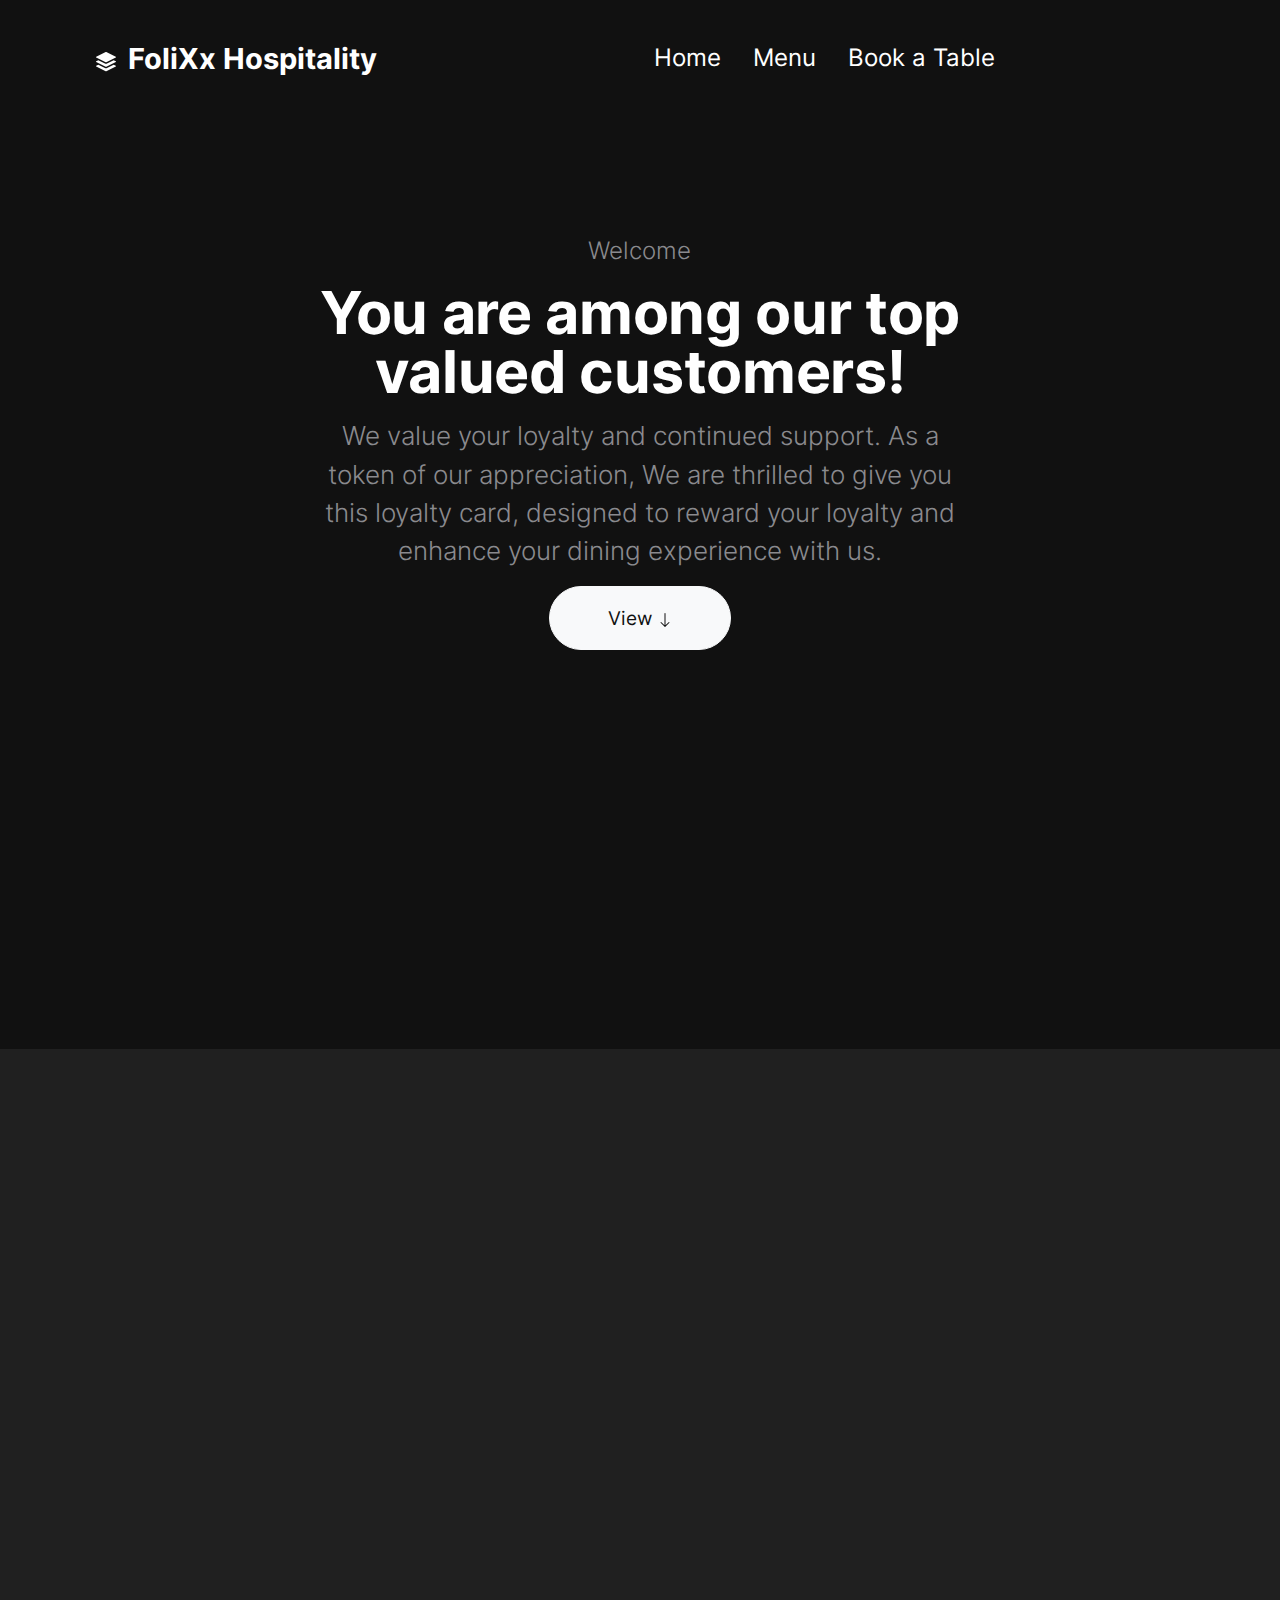
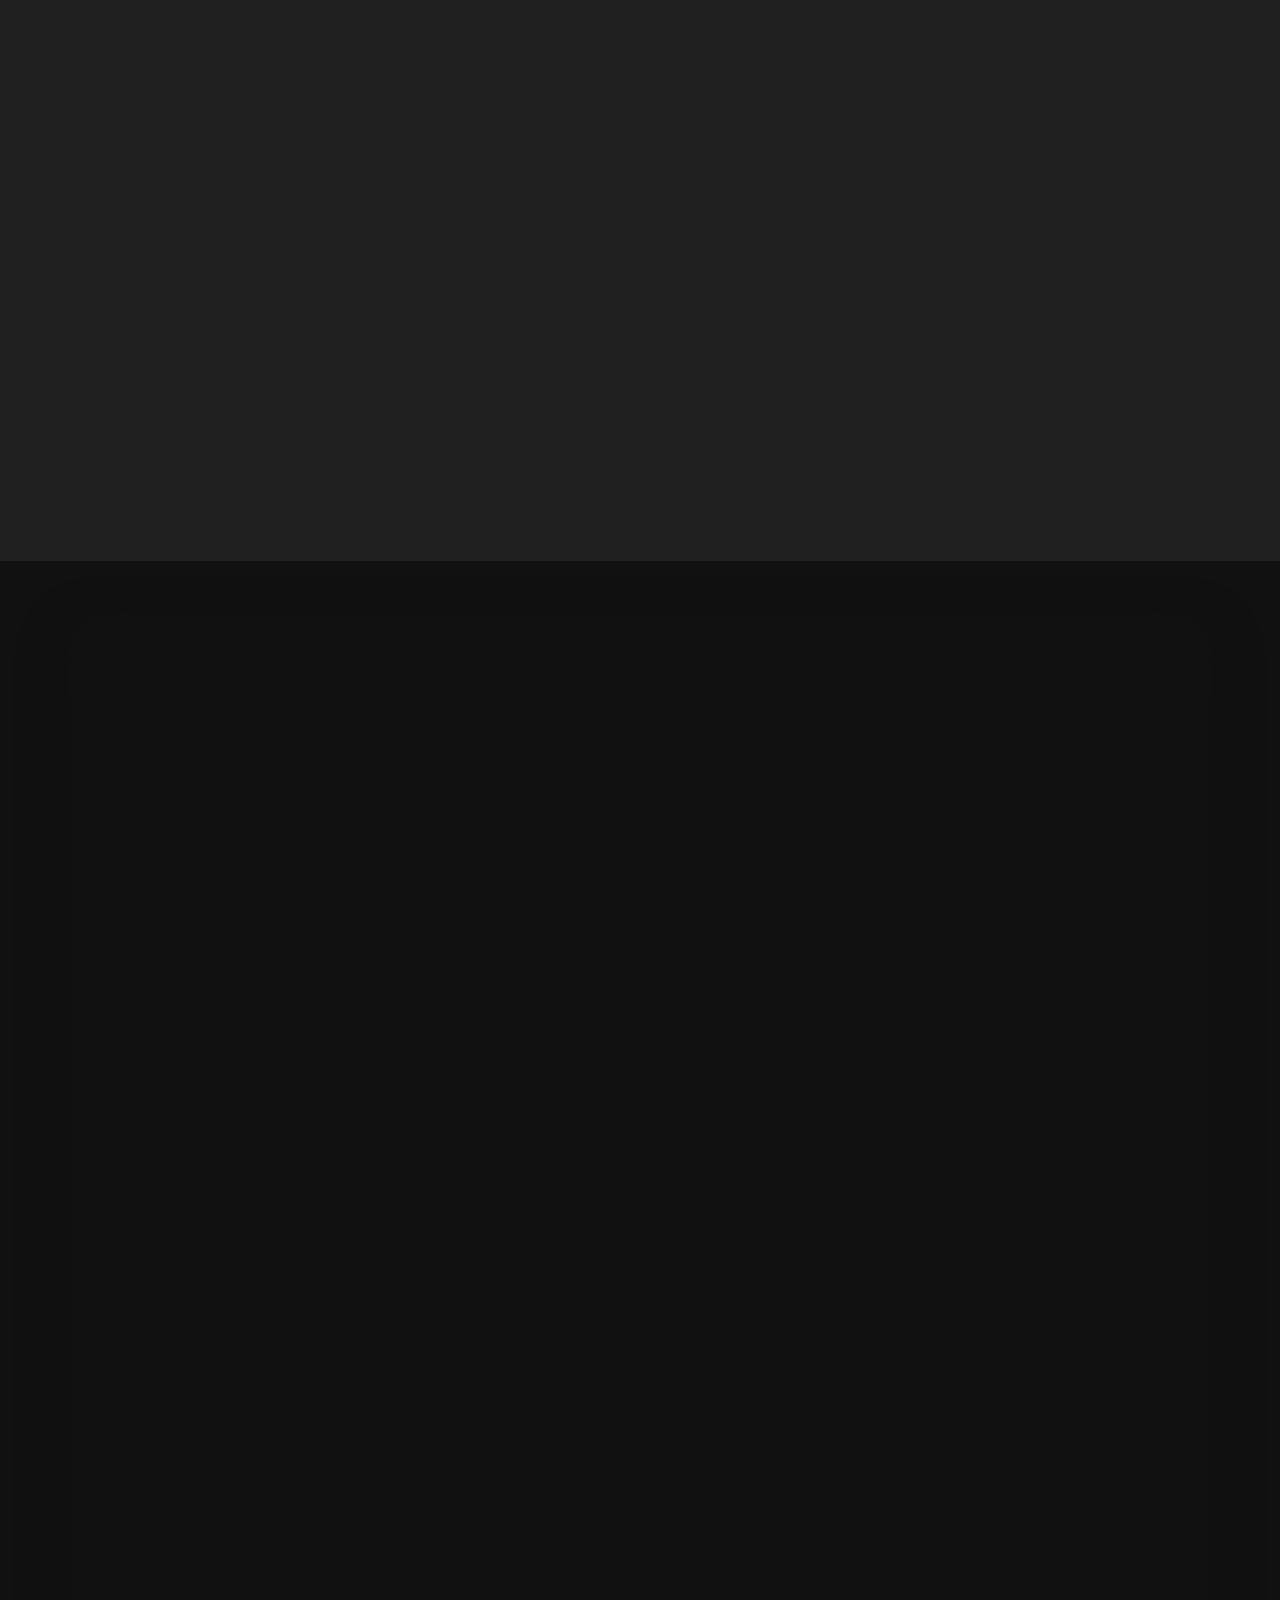
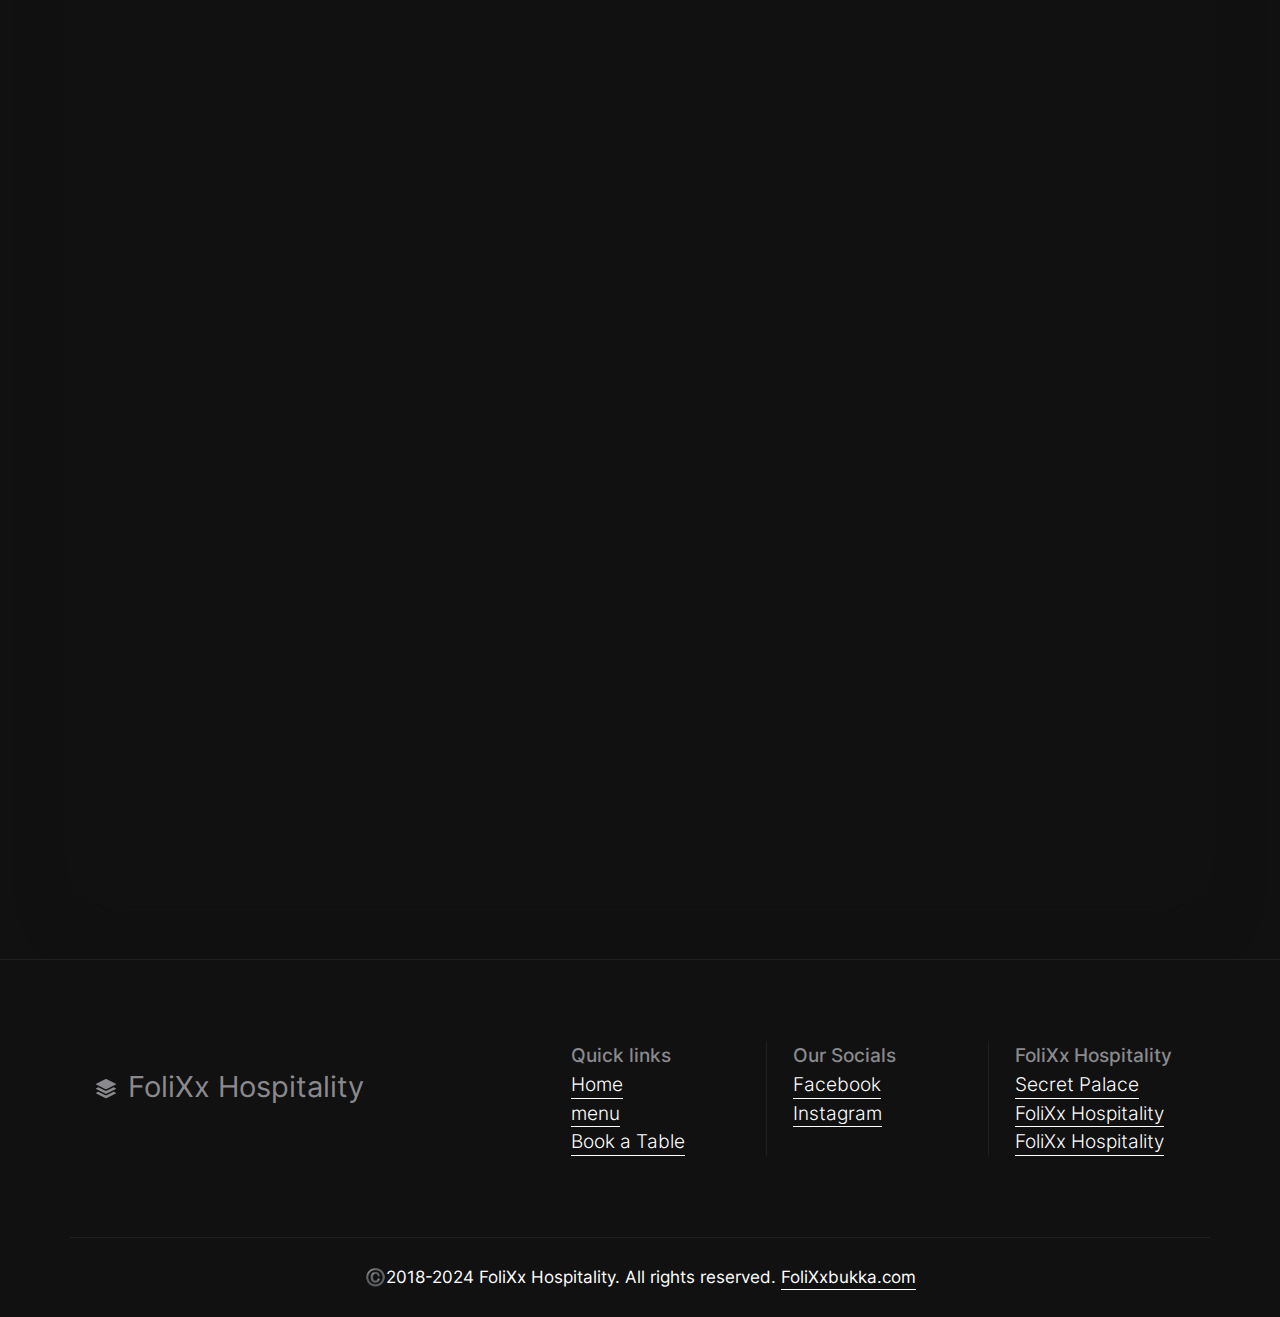
<file: index.html>
<!doctype html>
<html class="h-100" lang="en">

<head>
  <meta charset="utf-8">
  <meta name="viewport" content="width=device-width,initial-scale=1,shrink-to-fit=no">
  <meta name="description" content="folixxhospitality">
  <link rel="apple-touch-icon" sizes="180x180" href="img/apple-touch-icon.png">
  <link rel="icon" type="image/png" sizes="32x32" href="img/favicon-32x32.png">
  <link rel="icon" type="image/png" sizes="16x16" href="img/favicon-16x16.png">
  <link rel="icon" type="image/png" sizes="96x96" href="img/favicon.png">
  <meta name="author" content="Holger Koenemann">
  <meta name="generator" content="Eleventy v2.0.0">
  <meta name="HandheldFriendly" content="true">
  <title>FoliXx Hospitality</title>
  <link rel="stylesheet" href="css/theme.min.css">

  <style>
    /* inter-300 - latin */
    @font-face {
      font-family: 'Inter';
      font-style: normal;
      font-weight: 300;
      font-display: swap;
      src: local(''),
        url('fonts/inter-v12-latin-300.woff2') format('woff2'),
        /* Chrome 26+, Opera 23+, Firefox 39+ */
        url('fonts/inter-v12-latin-300.woff') format('woff');
      /* Chrome 6+, Firefox 3.6+, IE 9+, Safari 5.1+ */
    }

    /* inter-400 - latin */
    @font-face {
      font-family: 'Inter';
      font-style: normal;
      font-weight: 400;
      font-display: swap;
      src: local(''),
        url('fonts/inter-v12-latin-regular.woff2') format('woff2'),
        /* Chrome 26+, Opera 23+, Firefox 39+ */
        url('fonts/inter-v12-latin-regular.woff') format('woff');
      /* Chrome 6+, Firefox 3.6+, IE 9+, Safari 5.1+ */
    }

    @font-face {
      font-family: 'Inter';
      font-style: normal;
      font-weight: 500;
      font-display: swap;
      src: local(''),
        url('fonts/inter-v12-latin-500.woff2') format('woff2'),
        /* Chrome 26+, Opera 23+, Firefox 39+ */
        url('fonts/inter-v12-latin-500.woff') format('woff');
      /* Chrome 6+, Firefox 3.6+, IE 9+, Safari 5.1+ */
    }

    @font-face {
      font-family: 'Inter';
      font-style: normal;
      font-weight: 700;
      font-display: swap;
      src: local(''),
        url('fonts/inter-v12-latin-700.woff2') format('woff2'),
        /* Chrome 26+, Opera 23+, Firefox 39+ */
        url('fonts/inter-v12-latin-700.woff') format('woff');
      /* Chrome 6+, Firefox 3.6+, IE 9+, Safari 5.1+ */
    }
  </style>


</head>

<body class="bg-black text-white mt-0" data-bs-spy="scroll" data-bs-target="#navScroll">

  <nav id="navScroll" class="navbar navbar-dark bg-black fixed-top px-vw-5" tabindex="0">
    <div class="container">
      <a class="navbar-brand pe-md-4 fs-4 col-12 col-md-auto text-center" href="index.html">
        <svg xmlns="http://www.w3.org/2000/svg" width="20" height="20" fill="currentColor" class="bi bi-stack"
          viewBox="0 0 16 16">
          <path
            d="m14.12 10.163 1.715.858c.22.11.22.424 0 .534L8.267 15.34a.598.598 0 0 1-.534 0L.165 11.555a.299.299 0 0 1 0-.534l1.716-.858 5.317 2.659c.505.252 1.1.252 1.604 0l5.317-2.66zM7.733.063a.598.598 0 0 1 .534 0l7.568 3.784a.3.3 0 0 1 0 .535L8.267 8.165a.598.598 0 0 1-.534 0L.165 4.382a.299.299 0 0 1 0-.535L7.733.063z" />
          <path
            d="m14.12 6.576 1.715.858c.22.11.22.424 0 .534l-7.568 3.784a.598.598 0 0 1-.534 0L.165 7.968a.299.299 0 0 1 0-.534l1.716-.858 5.317 2.659c.505.252 1.1.252 1.604 0l5.317-2.659z" />
        </svg>
        <span class="ms-md-1 mt-1 fw-bolder me-md-5">FoliXx Hospitality</span>
      </a>

      <ul class="navbar-nav mx-auto mb-2 mb-lg-0 list-group list-group-horizontal">
        <li class="nav-item">
          <a class="nav-link fs-5" href="index.html" aria-label="Homepage">
            Home
          </a>
        </li>
        <li class="nav-item">
          <a class="nav-link fs-5" href="/menu/menu.html" aria-label="A sample content page">
            Menu
          </a>
        </li>
        <li class="nav-item">
          <a class="nav-link fs-5" href="/menu/book.html" aria-label="A system message page">
            Book a Table
          </a>
        </li>

      </ul>
     
    </div>
  </nav>

  <main>
    <div class="w-100 overflow-hidden position-relative bg-black text-white" data-aos="fade">
      <div class="position-absolute w-100 h-100 bg-black opacity-75 top-0 start-0"></div>
      <div class="container py-vh-4 position-relative mt-5 px-vw-5 text-center">
        <div class="row d-flex align-items-center justify-content-center py-vh-5">
          <div class="col-12 col-xl-10">
            <span class="h5 text-secondary fw-lighter">Welcome</span>
            <h1 class="display-huge mt-3 mb-3 lh-1">You are among our top valued customers!</h1>
          </div>
          <div class="col-12 col-xl-8">
            <p class="lead text-secondary">We value your loyalty and continued support. As a token of our appreciation, We are thrilled to give you this loyalty card, 
              designed to reward your loyalty and enhance your dining experience with us.
            </p>
          </div>
          <div class="col-12 text-center">
            <a href="#image-gallery" class="btn btn-xl btn-light click-scroll" > View
              <svg xmlns="http://www.w3.org/2000/svg" width="16" height="16" fill="currentColor" class="bi bi-arrow-down" viewBox="0 0 16 16">
                <path fill-rule="evenodd" d="M8 1a.5.5 0 0 1 .5.5v11.793l3.146-3.147a.5.5 0 0 1 .708.708l-4 4a.5.5 0 0 1-.708 0l-4-4a.5.5 0 0 1 .708-.708L7.5 13.293V1.5A.5.5 0 0 1 8 1"/>
              </svg>
            </a>
          </div>
        </div>
      </div>
    </div>

    <div id="image-gallery" class="w-100 position-relative bg-black text-white bg-cover d-flex align-items-center">
      <div class="container-fluid px-vw-5">
        <div class="position-absolute w-100 h-50 bg-dark bottom-0 start-0"></div>
        <div class="row d-flex align-items-center position-relative justify-content-center px-0 g-5">
          <div class="col-12 col-lg-6">
            <img src="img/webp/abstract18.webp" width="2280" height="1732" alt="abstract image"
              class="img-fluid position-relative rounded-5 shadow" data-aos="fade-up">
             
          </div>
          <div class="col-12 col-md-6 col-lg-3">
            <img src="img/webp/abstract6.webp" width="1116" height="1578" alt="abstract image"
              class="img-fluid position-relative rounded-5 shadow" data-aos="fade-up" data-aos-duration="2000">
          </div>
          <div class="col-12 col-md-6 col-lg-3">
            <img src="img/webp/abstract9.webp" width="1116" height="848" alt="abstract image"
              class="img-fluid position-relative rounded-5 shadow" data-aos="fade-up" data-aos-duration="3000">
          </div>
        </div>
      </div>
    </div>
   
    
    
    <div class="bg-dark">
      <div class="container px-vw-5 py-vh-5">
        <div class="row d-flex align-items-center">
          <div class="col-12 col-lg-7 text-lg-end" data-aos="fade-right">
            <span class="h5 text-secondary fw-lighter">Loyalty Cards</span>
            <h2 class="display-4">
              You are among our top valued customers!
              </h2>
          </div>
          <div class="col-12 col-lg-5" data-aos="fade-left">
            <h3 class="pt-5">Platinum Palate</h3>
            <p class="text-secondary">Spend ₦1,000,000+ and enjoy 15% discount on all orders, personalized service, Book a table, Online orders
              <br>
              <a href="/menu/menu.html" class="link-fancy link-fancy-light me-2">Make a purchase</a>
              <svg xmlns="http://www.w3.org/2000/svg" width="24" height="24" fill="currentColor"
                class="bi bi-arrow-right-circle" viewBox="0 0 16 16">
                <path fill-rule="evenodd"
                  d="M1 8a7 7 0 1 0 14 0A7 7 0 0 0 1 8zm15 0A8 8 0 1 1 0 8a8 8 0 0 1 16 0zM4.5 7.5a.5.5 0 0 0 0 1h5.793l-2.147 2.146a.5.5 0 0 0 .708.708l3-3a.5.5 0 0 0 0-.708l-3-3a.5.5 0 1 0-.708.708L10.293 7.5H4.5z" />
              </svg>
            </p>
            <h3 class="border-top border-secondary pt-5 mt-5">Gold Bite</h3>
            <p class="text-secondary"> Spend ₦800,000 - ₦999,999 and enjoy 10% discount on all orders, priority Book a Table<br>
              <a href="/menu/menu.html" class="link-fancy link-fancy-light me-2">Make a purchase</a>
              <svg xmlns="http://www.w3.org/2000/svg" width="24" height="24" fill="currentColor"
                class="bi bi-arrow-right-circle" viewBox="0 0 16 16">
                <path fill-rule="evenodd"
                  d="M1 8a7 7 0 1 0 14 0A7 7 0 0 0 1 8zm15 0A8 8 0 1 1 0 8a8 8 0 0 1 16 0zM4.5 7.5a.5.5 0 0 0 0 1h5.793l-2.147 2.146a.5.5 0 0 0 .708.708l3-3a.5.5 0 0 0 0-.708l-3-3a.5.5 0 1 0-.708.708L10.293 7.5H4.5z" />
              </svg>
            </p>
            <h3 class="pt-5">Silver Spoon</h3>
            <p class="text-secondary">Spend ₦600,000 - ₦799,999 and enjoy 5% discount on all orders.
              <br>
              <a href="/menu/menu.html" class="link-fancy link-fancy-light me-2">Make a purchase</a>
              <svg xmlns="http://www.w3.org/2000/svg" width="24" height="24" fill="currentColor"
                class="bi bi-arrow-right-circle" viewBox="0 0 16 16">
                <path fill-rule="evenodd"
                  d="M1 8a7 7 0 1 0 14 0A7 7 0 0 0 1 8zm15 0A8 8 0 1 1 0 8a8 8 0 0 1 16 0zM4.5 7.5a.5.5 0 0 0 0 1h5.793l-2.147 2.146a.5.5 0 0 0 .708.708l3-3a.5.5 0 0 0 0-.708l-3-3a.5.5 0 1 0-.708.708L10.293 7.5H4.5z" />
              </svg>
            </p>
          </div>
        </div>
      </div>
    </div>

    <div class="bg-black py-vh-3">
      <div class="container bg-black px-vw-5 py-vh-3 rounded-5 shadow">

        <div class="row gx-5">
          <div class="col-12 col-md-6">
            <div class="card bg-transparent mb-5" data-aos="zoom-in-up">
              <div class="bg-dark shadow rounded-5 p-0">
                <img src="img/webp/abstract3.webp" width="582" height="327" alt="abstract image"
                  class="img-fluid rounded-5 no-bottom-radius" loading="lazy">
                <div class="p-5">
                  <h2 class="fw-lighter">Using Your Folixx Loyalty Card <br> for In-Restaurant Purchases</h2>
                  <p class="pb-4 text-secondary">Present your physical card at our restaurant to 
                    redeem discounts on your purchases.
                  </p>
                  <a  class="link-fancy link-fancy-light">Enjoy</a>
                </div>
              </div>
            </div>

            <div class="card bg-transparent" data-aos="zoom-in-up">
              <div class="bg-dark shadow rounded-5 p-0">
                <img src="img/webp/abstract2.webp" width="582" height="442" alt="abstract image"
                  class="img-fluid rounded-5 no-bottom-radius" loading="lazy">
                <div class="p-5">
                  <h2 class="fw-lighter">For Online Orders</h2>
                  <p class="pb-4 text-secondary">Scan your loyalty card barcode to access our special online menu, where you can place orders 
                    and enjoy discounts on your deliveries or takeouts.

                  </p>
                  <a  class="link-fancy link-fancy-light">Enjoy</a>
                </div>
              </div>
            </div>
          </div>
          <div class="col-12 col-md-6">
            <div class="p-5 pt-0 mt-5" data-aos="fade">
              <h2 class="fw-lighter">How it works?</h2>
              <p class="pb-4 text-secondary">You qualified for this loyalty card because you reached a milestone, you made a purchase 
                of ₦800,000 or more at our restaurant, you'll be eligible to receive your loyalty card and start enjoying exclusive benefits!</p>
            </div>
            <div class="card bg-transparent mb-5 mt-5" data-aos="zoom-in-up">
              <div class="bg-dark shadow rounded-5 p-0">
                <img src="img/webp/abstract17.webp" width="582" height="390" alt="abstract image"
                  class="img-fluid rounded-5 no-bottom-radius" loading="lazy">
                <div class="p-5">
                  <h2 class="fw-lighter">Gift to a Partner</h2>
                  <p class="pb-4 text-secondary">Share the love! You can gift your loyalty card to a partner or friend, 
                    allowing them to enjoy the benefits of our loyalty program.

                  </p>
                  <a  class="link-fancy link-fancy-light">Enjoy</a>
                </div>
              </div>
            </div>

            <div class="card bg-transparent" data-aos="zoom-in-up">
              <div class="bg-dark shadow rounded-5 p-0">
                <img src="img/webp/abstract4.webp" width="582" height="327" alt="abstract image"
                  class="img-fluid rounded-5 no-bottom-radius" loading="lazy">
                <div class="p-5">
                  <h2 class="fw-lighter">Book a table</h2>
                  <p class="pb-4 text-secondary">We want to make you feel special! As a valued Folixx Loyalty Card holder, enjoy priority table reservations for any occasion. Whether it's a Romantic date night, Family gathering, Business meeting, Special celebration.
                    </p>
                  <a href="#" class="link-fancy link-fancy-light">Enjoy</a>
                </div>
              </div>
            </div>
          </div>
        </div>

      </div>

    </div>
    <!-- <div class="bg-dark position-relative">
      <div class="container px-vw-5 py-vh-5">
        <div class="row d-flex align-items-center">

          <div class="col-12 col-lg-7">
            <img class="img-fluid rounded-5 mb-n5 shadow" src="img/webp/person9.webp" width="512" height="512"
              alt="a nice person" loading="lazy" data-aos="zoom-in-right">
            <img class="img-fluid rounded-5 ms-5 mb-n5 shadow" src="img/webp/person11.webp" width="512" height="512"
              alt="another nice person" loading="lazy" data-aos="zoom-in-up">
          </div>
          <div class="col-12 col-lg-5 bg-dark rounded-5 py-5" data-aos="fade">
            <span class="h5 text-secondary fw-lighter">Do you like faces?</span>
            <h2 class="display-4">We constantly adding new images to our website. Does it make sense? No!</h2>
          </div>
        </div>
      </div>
    </div> -->

    <!-- <div class="bg-black">
      <div class="container px-vw-5 py-vh-5">
        <div class="row d-flex align-items-center">
          <div class="col-12 col-lg-5 text-center text-lg-end" data-aos="zoom-in-right">
            <span class="h5 text-secondary fw-lighter">What we charge</span>
            <h2 class="display-4">You get all our knowledge for one simple price</h2>
          </div>
          <div class="col-12 col-lg-7 bg-dark rounded-5 py-vh-3 text-center my-5" data-aos="zoom-in-up">
            <h2 class="display-huge mb-5">
              <span class="fs-4 me-2 fw-light">$</span><span class="border-bottom border-5">499</span><span
                class="fs-6 fw-light">/day</span>
            </h2>
            <p class="lead text-secondary">Lorem ipsum dolor sit amet, consectetur adipisicing elit, sed do eiusmod
              tempor incididunt ut labore et dolore magna aliqua. Ut enim ad minim veniam, quis nostrud exercitation
              ullamco laboris nisi ut aliquip ex ea commodo consequat.</p>
            <a href="#" class="btn btn-xl btn-light">Sign up
              <svg xmlns="http://www.w3.org/2000/svg" width="16" height="16" fill="currentColor"
                class="bi bi-arrow-right" viewBox="0 0 16 16">
                <path fill-rule="evenodd"
                  d="M1 8a.5.5 0 0 1 .5-.5h11.793l-3.147-3.146a.5.5 0 0 1 .708-.708l4 4a.5.5 0 0 1 0 .708l-4 4a.5.5 0 0 1-.708-.708L13.293 8.5H1.5A.5.5 0 0 1 1 8z" />
              </svg>
            </a>
          </div>
        </div>
      </div> -->

    <!-- </div> -->
    <!-- <div class="container-fluid px-vw-5 position-relative" data-aos="fade">
      <div class="position-absolute w-100 h-50 bg-black top-0 start-0"></div>
      <div class="position-relative py-vh-5 bg-cover bg-center rounded-5"
        style="background-image: url(img/webp/abstract12.webp)">
        <div class="container bg-black px-vw-5 py-vh-3 rounded-5 shadow">
          <div class="row d-flex align-items-center">

            <div class="col-6 d-flex align-items-center bg-dark shadow rounded-5 p-0" data-aos="zoom-in-up">
              <div class="row d-flex justify-content-center">
                <div class="col-12">
                  <img src="img/webp/person103.webp" width="684" height="457" alt="our CEO with some nice numbers"
                    class="img-fluid rounded-5" loading="lazy">
                </div>
                <div class="col-12 col-lg-10 col-xl-8 text-center my-5">
                  <p class="lead border-bottom pb-4 border-secondary">"Lorem ipsum dolor sit amet, consetetur sadipscing
                    elitr, sed diam nonumy eirmod tempor invidunt ut labore et dolore magna aliquyam erat, sed diam
                    voluptua. At vero eos et accusam et justo duo dolores et ea rebum. Stet clita kasd gubergren, no sea
                    takimata sanctus est Lorem ipsum dolor sit amet."</p>
                  <p class="text-secondary text-center">Jane Doe, CEO</p>
                </div>
              </div>
            </div> -->
            <!-- <div class="col-5 offset-1">
              <span class="h5 text-secondary fw-lighter">The numbers</span>
              <h2 class="display-huge fw-bolder" data-aos="zoom-in-left">+400</h2>
              <p class="h4 fw-lighter text-secondary">
                Lorem ipsum dolor sit amet, consetetur sadipscing elitr.
              </p>

              <h2 class="display-huge fw-bolder border-top border-secondary pt-5 mt-5" data-aos="zoom-in-left">78.981
              </h2>
              <p class="h4 fw-lighter text-secondary">
                Lorem ipsum dolor sit amet, consetetur sadipscing elitr.
              </p>
              <h2 class="display-huge fw-bolder border-top border-secondary pt-5 mt-5" data-aos="zoom-in-left">98%</h2>
              <p class="h4 fw-lighter text-secondary">
                Lorem ipsum dolor sit amet, consetetur sadipscing elitr.
              </p>
            </div> -->
          </div>
        </div>

      </div>
    </div>
    <!-- <div class="bg-dark py-vh-5">
      <div class="container px-vw-5">
        <div class="row d-flex gx-5 align-items-center">
          <div class="col-12 col-lg-6">
            <div class="rounded-5 bg-black p-5 shadow" data-aos="zoom-in-right">
              <div class="fs-1">
                <svg xmlns="http://www.w3.org/2000/svg" width="16" height="16" fill="currentColor"
                  class="bi bi-star-fill" viewBox="0 0 16 16">
                  <path
                    d="M3.612 15.443c-.386.198-.824-.149-.746-.592l.83-4.73L.173 6.765c-.329-.314-.158-.888.283-.95l4.898-.696L7.538.792c.197-.39.73-.39.927 0l2.184 4.327 4.898.696c.441.062.612.636.282.95l-3.522 3.356.83 4.73c.078.443-.36.79-.746.592L8 13.187l-4.389 2.256z" />
                </svg>


                <svg xmlns="http://www.w3.org/2000/svg" width="16" height="16" fill="currentColor"
                  class="bi bi-star-fill" viewBox="0 0 16 16">
                  <path
                    d="M3.612 15.443c-.386.198-.824-.149-.746-.592l.83-4.73L.173 6.765c-.329-.314-.158-.888.283-.95l4.898-.696L7.538.792c.197-.39.73-.39.927 0l2.184 4.327 4.898.696c.441.062.612.636.282.95l-3.522 3.356.83 4.73c.078.443-.36.79-.746.592L8 13.187l-4.389 2.256z" />
                </svg>


                <svg xmlns="http://www.w3.org/2000/svg" width="16" height="16" fill="currentColor"
                  class="bi bi-star-fill" viewBox="0 0 16 16">
                  <path
                    d="M3.612 15.443c-.386.198-.824-.149-.746-.592l.83-4.73L.173 6.765c-.329-.314-.158-.888.283-.95l4.898-.696L7.538.792c.197-.39.73-.39.927 0l2.184 4.327 4.898.696c.441.062.612.636.282.95l-3.522 3.356.83 4.73c.078.443-.36.79-.746.592L8 13.187l-4.389 2.256z" />
                </svg>


                <svg xmlns="http://www.w3.org/2000/svg" width="16" height="16" fill="currentColor"
                  class="bi bi-star-fill" viewBox="0 0 16 16">
                  <path
                    d="M3.612 15.443c-.386.198-.824-.149-.746-.592l.83-4.73L.173 6.765c-.329-.314-.158-.888.283-.95l4.898-.696L7.538.792c.197-.39.73-.39.927 0l2.184 4.327 4.898.696c.441.062.612.636.282.95l-3.522 3.356.83 4.73c.078.443-.36.79-.746.592L8 13.187l-4.389 2.256z" />
                </svg>


                <svg xmlns="http://www.w3.org/2000/svg" width="16" height="16" fill="currentColor"
                  class="bi bi-star-fill" viewBox="0 0 16 16">
                  <path
                    d="M3.612 15.443c-.386.198-.824-.149-.746-.592l.83-4.73L.173 6.765c-.329-.314-.158-.888.283-.95l4.898-.696L7.538.792c.197-.39.73-.39.927 0l2.184 4.327 4.898.696c.441.062.612.636.282.95l-3.522 3.356.83 4.73c.078.443-.36.79-.746.592L8 13.187l-4.389 2.256z" />
                </svg>


              </div>
              <p class="text-secondary lead">"Lorem ipsum dolor sit amet, consectetur tempor incididunt ut labore et
                dolore magna aliqua ullamco laboris nisi ut aliquip ex ea commodo consequat."</p>
              <div class="d-flex justify-content-start align-items-center border-top border-secondary pt-3">
                <img src="img/webp/person14.webp" width="96" height="96" class="rounded-circle me-3" alt="a nice person"
                  data-aos="fade" loading="lazy">
                <div>
                  <span class="h6 fw-5">Jane Doemunsky</span><br>
                  <small class="text-secondary">COO, The Boo Corp.</small>
                </div>
              </div>
            </div>
            <div class="rounded-5 bg-black p-5 shadow mt-5" data-aos="zoom-in-right">
              <div class="fs-1">
                <svg xmlns="http://www.w3.org/2000/svg" width="16" height="16" fill="currentColor"
                  class="bi bi-star-fill" viewBox="0 0 16 16">
                  <path
                    d="M3.612 15.443c-.386.198-.824-.149-.746-.592l.83-4.73L.173 6.765c-.329-.314-.158-.888.283-.95l4.898-.696L7.538.792c.197-.39.73-.39.927 0l2.184 4.327 4.898.696c.441.062.612.636.282.95l-3.522 3.356.83 4.73c.078.443-.36.79-.746.592L8 13.187l-4.389 2.256z" />
                </svg>


                <svg xmlns="http://www.w3.org/2000/svg" width="16" height="16" fill="currentColor"
                  class="bi bi-star-fill" viewBox="0 0 16 16">
                  <path
                    d="M3.612 15.443c-.386.198-.824-.149-.746-.592l.83-4.73L.173 6.765c-.329-.314-.158-.888.283-.95l4.898-.696L7.538.792c.197-.39.73-.39.927 0l2.184 4.327 4.898.696c.441.062.612.636.282.95l-3.522 3.356.83 4.73c.078.443-.36.79-.746.592L8 13.187l-4.389 2.256z" />
                </svg>


                <svg xmlns="http://www.w3.org/2000/svg" width="16" height="16" fill="currentColor"
                  class="bi bi-star-fill" viewBox="0 0 16 16">
                  <path
                    d="M3.612 15.443c-.386.198-.824-.149-.746-.592l.83-4.73L.173 6.765c-.329-.314-.158-.888.283-.95l4.898-.696L7.538.792c.197-.39.73-.39.927 0l2.184 4.327 4.898.696c.441.062.612.636.282.95l-3.522 3.356.83 4.73c.078.443-.36.79-.746.592L8 13.187l-4.389 2.256z" />
                </svg>


                <svg xmlns="http://www.w3.org/2000/svg" width="16" height="16" fill="currentColor"
                  class="bi bi-star-fill" viewBox="0 0 16 16">
                  <path
                    d="M3.612 15.443c-.386.198-.824-.149-.746-.592l.83-4.73L.173 6.765c-.329-.314-.158-.888.283-.95l4.898-.696L7.538.792c.197-.39.73-.39.927 0l2.184 4.327 4.898.696c.441.062.612.636.282.95l-3.522 3.356.83 4.73c.078.443-.36.79-.746.592L8 13.187l-4.389 2.256z" />
                </svg>


                <svg xmlns="http://www.w3.org/2000/svg" width="16" height="16" fill="currentColor"
                  class="bi bi-star-half" viewBox="0 0 16 16">
                  <path
                    d="M5.354 5.119 7.538.792A.516.516 0 0 1 8 .5c.183 0 .366.097.465.292l2.184 4.327 4.898.696A.537.537 0 0 1 16 6.32a.548.548 0 0 1-.17.445l-3.523 3.356.83 4.73c.078.443-.36.79-.746.592L8 13.187l-4.389 2.256a.52.52 0 0 1-.146.05c-.342.06-.668-.254-.6-.642l.83-4.73L.173 6.765a.55.55 0 0 1-.172-.403.58.58 0 0 1 .085-.302.513.513 0 0 1 .37-.245l4.898-.696zM8 12.027a.5.5 0 0 1 .232.056l3.686 1.894-.694-3.957a.565.565 0 0 1 .162-.505l2.907-2.77-4.052-.576a.525.525 0 0 1-.393-.288L8.001 2.223 8 2.226v9.8z" />
                </svg>

              </div>
              <p class="text-secondary lead">"Lorem ipsum dolor sit amet, consectetur tempor incididunt ut labore et
                dolore magna aliqua. Ut enim ad minim veniam. quis nostrud exercitation ullamco laboris nisi ut aliquip
                ex ea commodo consequat."</p>
              <div class="d-flex justify-content-start align-items-center border-top border-secondary pt-3">
                <img src="img/webp/person13.webp" width="96" height="96" class="rounded-circle me-3" alt="a nice person"
                  data-aos="fade" loading="lazy">
                <div>
                  <span class="h6 fw-5">Jane Doemunsky</span><br>
                  <small class="text-secondary">COO, The Boo Corp.</small>
                </div>
              </div>
            </div>

          </div>
          <div class="col-12 col-lg-6">
            <div class="p-5 pt-0" data-aos="fade">
              <span class="h5 text-secondary fw-lighter">What others have to say</span>
              <h2 class="display-4">Invidunt ut labore et dolore magna aliquyam erat.</h2>
            </div>
            <div class="rounded-5 bg-black p-5 shadow mt-5 gradient" data-aos="zoom-in-left">
              <div class="fs-1">
                <svg xmlns="http://www.w3.org/2000/svg" width="16" height="16" fill="currentColor"
                  class="bi bi-star-fill" viewBox="0 0 16 16">
                  <path
                    d="M3.612 15.443c-.386.198-.824-.149-.746-.592l.83-4.73L.173 6.765c-.329-.314-.158-.888.283-.95l4.898-.696L7.538.792c.197-.39.73-.39.927 0l2.184 4.327 4.898.696c.441.062.612.636.282.95l-3.522 3.356.83 4.73c.078.443-.36.79-.746.592L8 13.187l-4.389 2.256z" />
                </svg>


                <svg xmlns="http://www.w3.org/2000/svg" width="16" height="16" fill="currentColor"
                  class="bi bi-star-fill" viewBox="0 0 16 16">
                  <path
                    d="M3.612 15.443c-.386.198-.824-.149-.746-.592l.83-4.73L.173 6.765c-.329-.314-.158-.888.283-.95l4.898-.696L7.538.792c.197-.39.73-.39.927 0l2.184 4.327 4.898.696c.441.062.612.636.282.95l-3.522 3.356.83 4.73c.078.443-.36.79-.746.592L8 13.187l-4.389 2.256z" />
                </svg>


                <svg xmlns="http://www.w3.org/2000/svg" width="16" height="16" fill="currentColor"
                  class="bi bi-star-fill" viewBox="0 0 16 16">
                  <path
                    d="M3.612 15.443c-.386.198-.824-.149-.746-.592l.83-4.73L.173 6.765c-.329-.314-.158-.888.283-.95l4.898-.696L7.538.792c.197-.39.73-.39.927 0l2.184 4.327 4.898.696c.441.062.612.636.282.95l-3.522 3.356.83 4.73c.078.443-.36.79-.746.592L8 13.187l-4.389 2.256z" />
                </svg>


                <svg xmlns="http://www.w3.org/2000/svg" width="16" height="16" fill="currentColor"
                  class="bi bi-star-fill" viewBox="0 0 16 16">
                  <path
                    d="M3.612 15.443c-.386.198-.824-.149-.746-.592l.83-4.73L.173 6.765c-.329-.314-.158-.888.283-.95l4.898-.696L7.538.792c.197-.39.73-.39.927 0l2.184 4.327 4.898.696c.441.062.612.636.282.95l-3.522 3.356.83 4.73c.078.443-.36.79-.746.592L8 13.187l-4.389 2.256z" />
                </svg>


                <svg xmlns="http://www.w3.org/2000/svg" width="16" height="16" fill="currentColor"
                  class="bi bi-star-fill" viewBox="0 0 16 16">
                  <path
                    d="M3.612 15.443c-.386.198-.824-.149-.746-.592l.83-4.73L.173 6.765c-.329-.314-.158-.888.283-.95l4.898-.696L7.538.792c.197-.39.73-.39.927 0l2.184 4.327 4.898.696c.441.062.612.636.282.95l-3.522 3.356.83 4.73c.078.443-.36.79-.746.592L8 13.187l-4.389 2.256z" />
                </svg>


              </div>
              <p class="lead">"Consectetur adipisicing elit, sed do eiusmod tempor incididunt ut labore et dolore magna
                aliqua. Ut enim ad minim veniam, quis nostrud exercitation ullamco laboris nisi ut aliquip ex ea commodo
                consequat."</p>
              <div class="d-flex justify-content-start align-items-center border-top pt-3">
                <img src="img/webp/person16.webp" width="96" height="96" class="rounded-circle me-3" alt="a nice person"
                  data-aos="fade" loading="lazy">
                <div>
                  <span class="h6 fw-5">Jane Doemunsky</span><br>
                  <small>COO, The Boo Corp.</small>
                </div>
              </div>
            </div>
          </div>
        </div>
      </div>

    </div> -->

  </main>

  <footer class="bg-black border-top border-dark">
    <div class="container py-vh-4 text-secondary fw-lighter">
      <div class="row">
        <div class="col-12 col-lg-5 py-4 text-center text-lg-start">
          <a class="navbar-brand pe-md-4 fs-4 col-12 col-md-auto text-center" href="index.html">
            <svg xmlns="http://www.w3.org/2000/svg" width="20" height="20" fill="currentColor" class="bi bi-stack"
              viewBox="0 0 16 16">
              <path
                d="m14.12 10.163 1.715.858c.22.11.22.424 0 .534L8.267 15.34a.598.598 0 0 1-.534 0L.165 11.555a.299.299 0 0 1 0-.534l1.716-.858 5.317 2.659c.505.252 1.1.252 1.604 0l5.317-2.66zM7.733.063a.598.598 0 0 1 .534 0l7.568 3.784a.3.3 0 0 1 0 .535L8.267 8.165a.598.598 0 0 1-.534 0L.165 4.382a.299.299 0 0 1 0-.535L7.733.063z" />
              <path
                d="m14.12 6.576 1.715.858c.22.11.22.424 0 .534l-7.568 3.784a.598.598 0 0 1-.534 0L.165 7.968a.299.299 0 0 1 0-.534l1.716-.858 5.317 2.659c.505.252 1.1.252 1.604 0l5.317-2.659z" />
            </svg>
            <span class="ms-md-1 mt-1 fw-bolder me-md-5">FoliXx Hospitality</span>
          </a>

        </div>
        <div class="col border-end border-dark">
          <span class="h6">Quick links</span>
          <ul class="nav flex-column">
            <li class="nav-item">
              <a href="#" class="link-fancy link-fancy-light">Home</a>
            </li>
            <li class="nav-item">
              <a href="/menu/menu.html" class="link-fancy link-fancy-light">menu</a>
            </li>

            <li class="nav-item">
              <a href="/menu/book.html" class="link-fancy link-fancy-light">Book a Table </a>
            </li>
            
          </ul>
        </div>
        <div class="col border-end border-dark">
          <span class="h6">Our Socials</span>
          <ul class="nav flex-column">
            <li class="nav-item">
              <a href="#" class="link-fancy link-fancy-light">Facebook</a>
            </li>
            <li class="nav-item">
              <a href="#" class="link-fancy link-fancy-light">Instagram</a>
            </li>
          </ul>
        </div>
        <div class="col">
          <span class="h6">FoliXx Hospitality</span>
          <ul class="nav flex-column">
            <li class="nav-item">
              <a href="#" class="link-fancy link-fancy-light">Secret Palace</a>
            </li>
            <li class="nav-item">
              <a href="#" class="link-fancy link-fancy-light">FoliXx Hospitality</a>
            </li>

            <li class="nav-item">
              <a href="#" class="link-fancy link-fancy-light">FoliXx Hospitality </a>
            </li>
           
          </ul>
        </div>
      </div>
    </div>
    <div class="container text-center small py-vh-2 border-top border-dark"> ©️2018-2024 FoliXx Hospitality. All rights reserved.
      <a href="FoliXxbukka.com" class="link-fancy link-fancy-light" target="_blank">FoliXxbukka.com</a>
    </div>
  </footer>








  <script src="js/bootstrap.bundle.min.js"></script>
  <script src="js/aos.js"></script>
  <script>
    AOS.init({
      duration: 800, // values from 0 to 3000, with step 50ms
    });
  </script>
  <script>
    let scrollpos = window.scrollY;
    const header = document.querySelector(".navbar");
    const header_height = header.offsetHeight;

    const add_class_on_scroll = () => header.classList.add("scrolled", "shadow-sm");
    const remove_class_on_scroll = () => header.classList.remove("scrolled", "shadow-sm");

    window.addEventListener('scroll', function () {
      scrollpos = window.scrollY;

      if (scrollpos >= header_height) { add_class_on_scroll(); }
      else { remove_class_on_scroll(); }

      console.log(scrollpos);
    })
  </script>

</body>

</html>
</file>
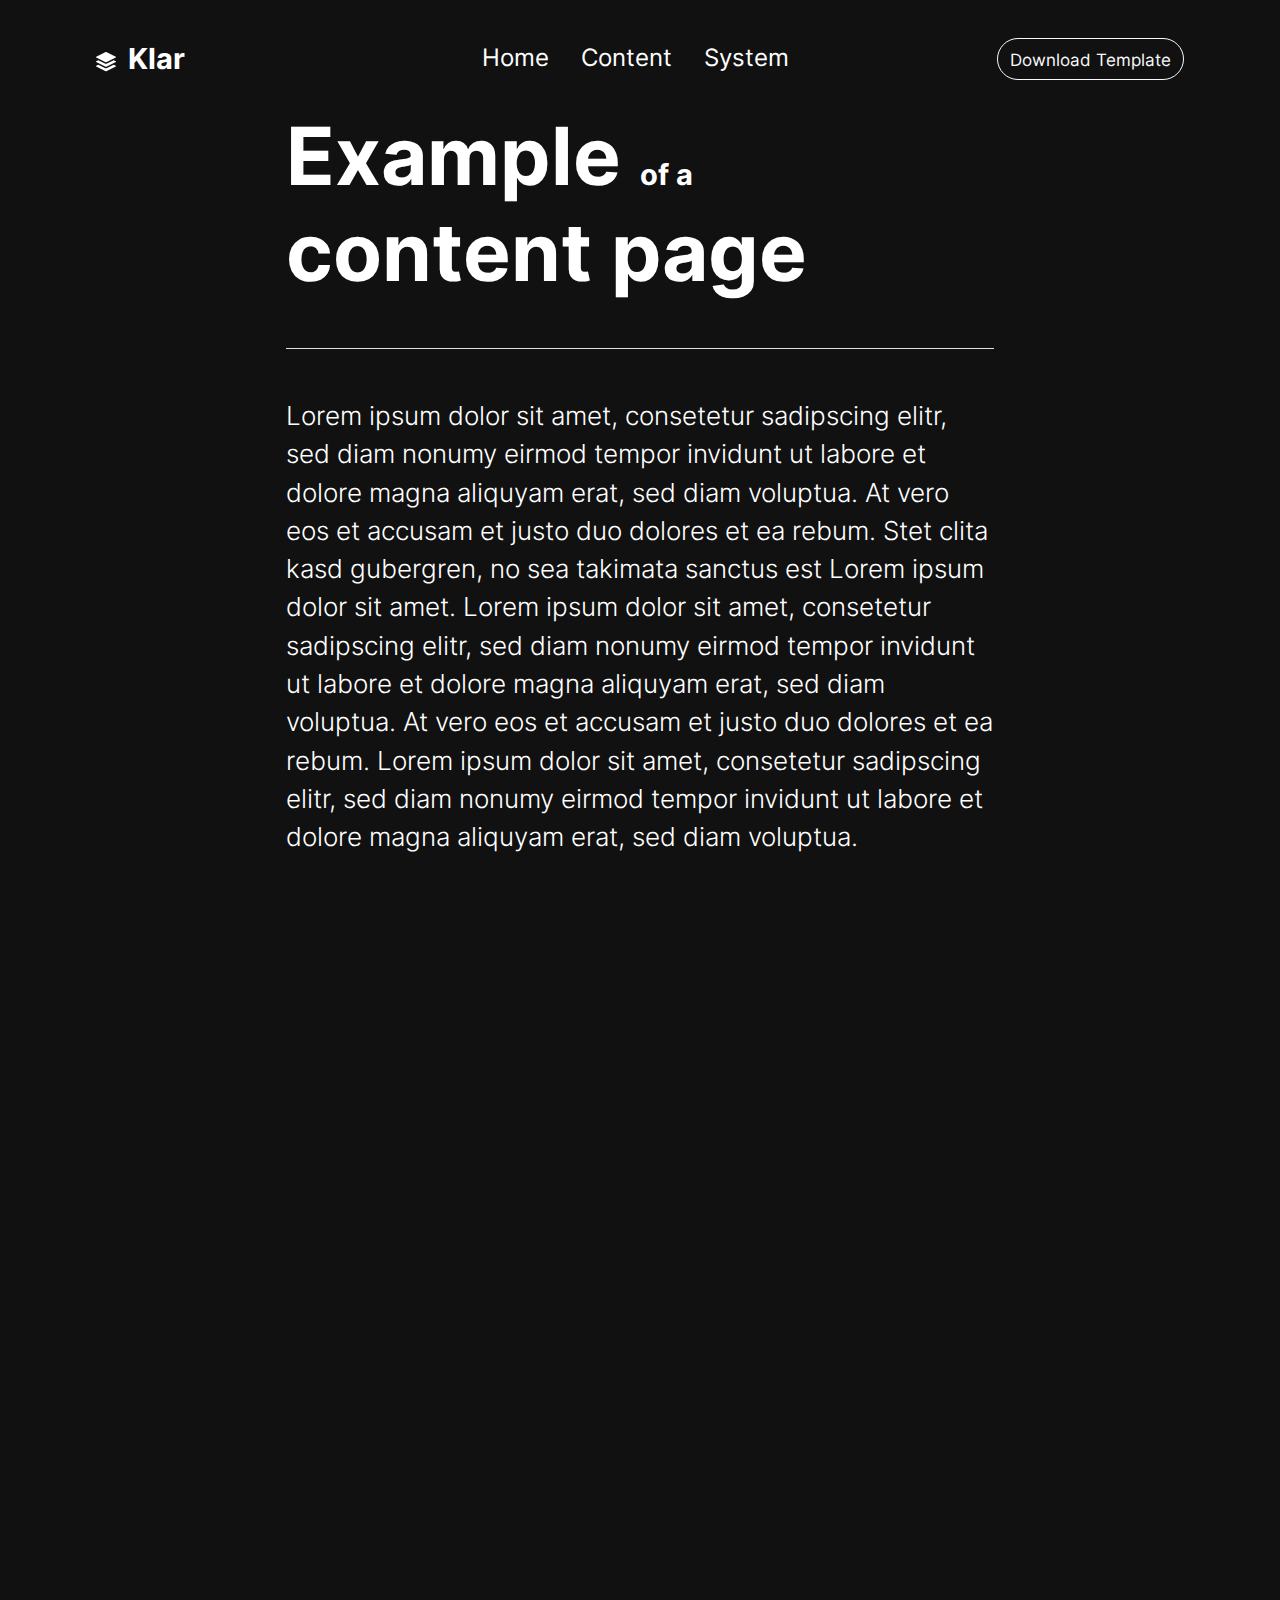
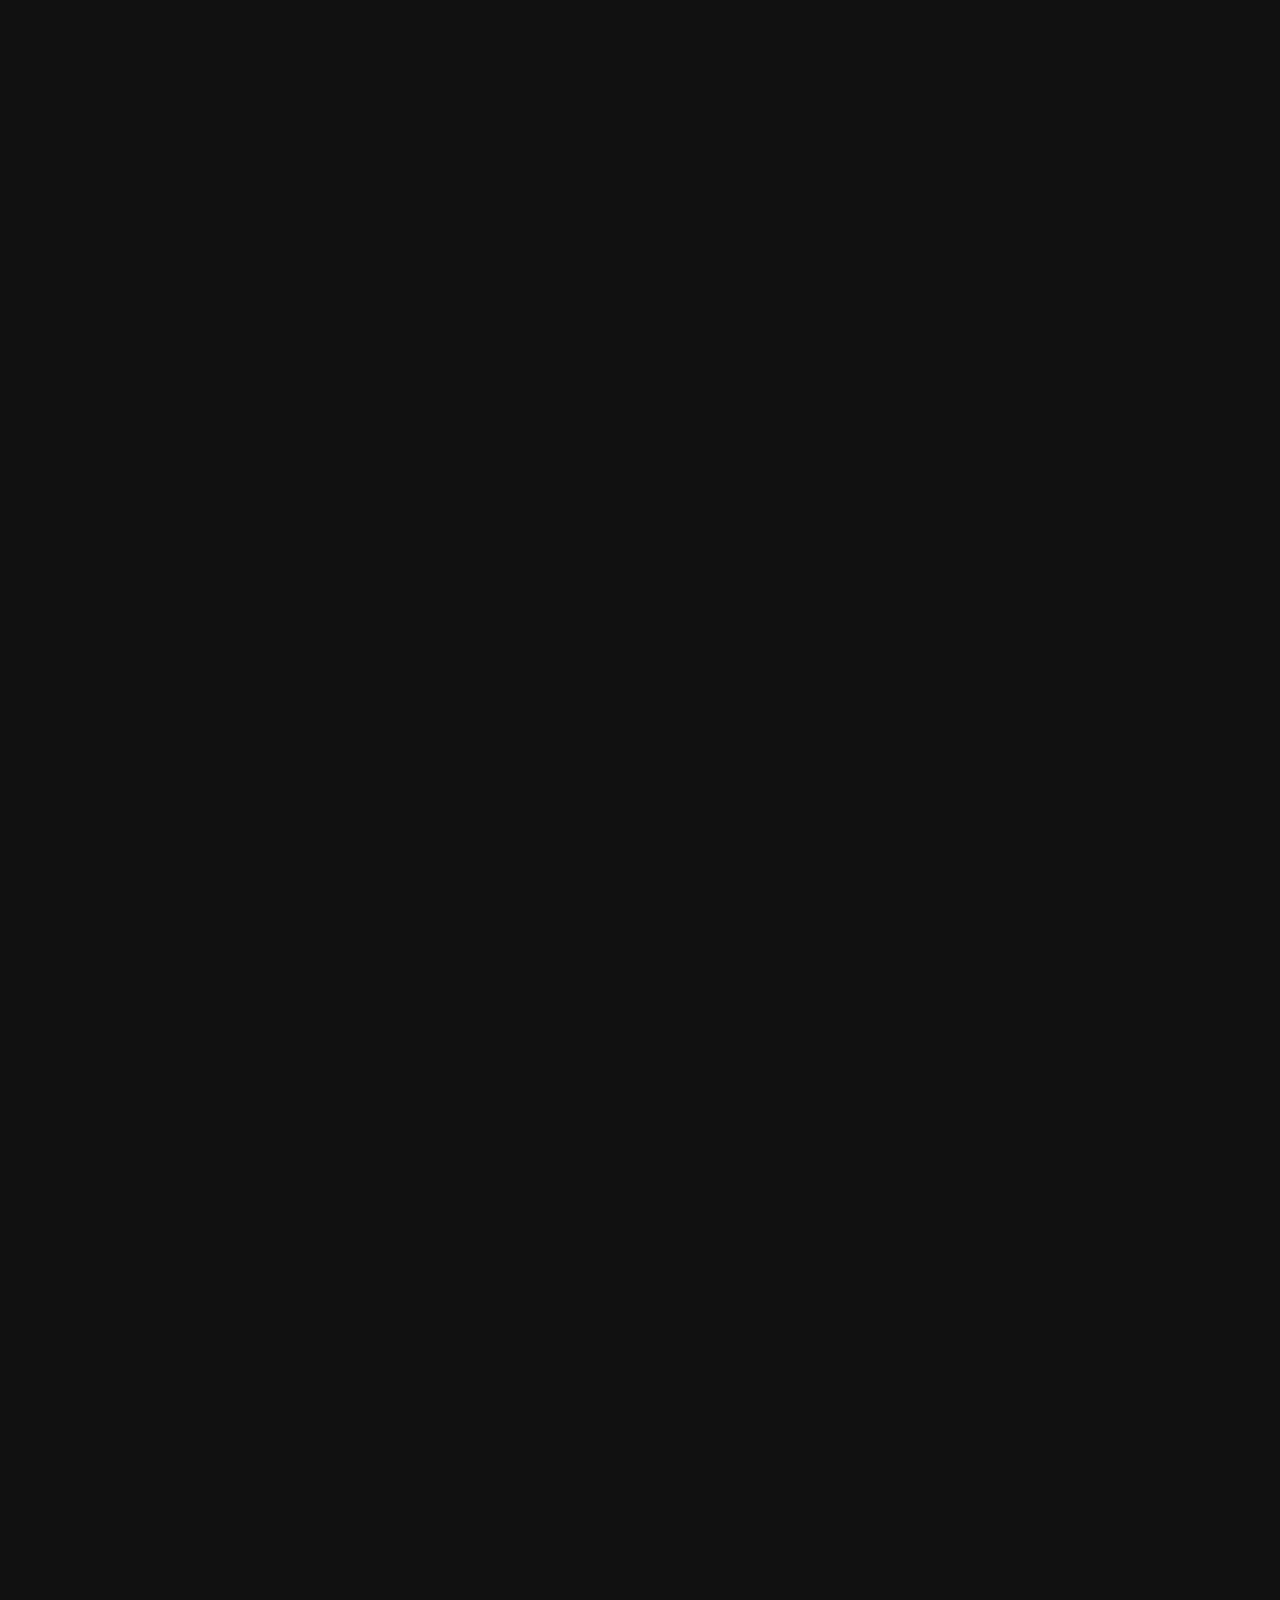
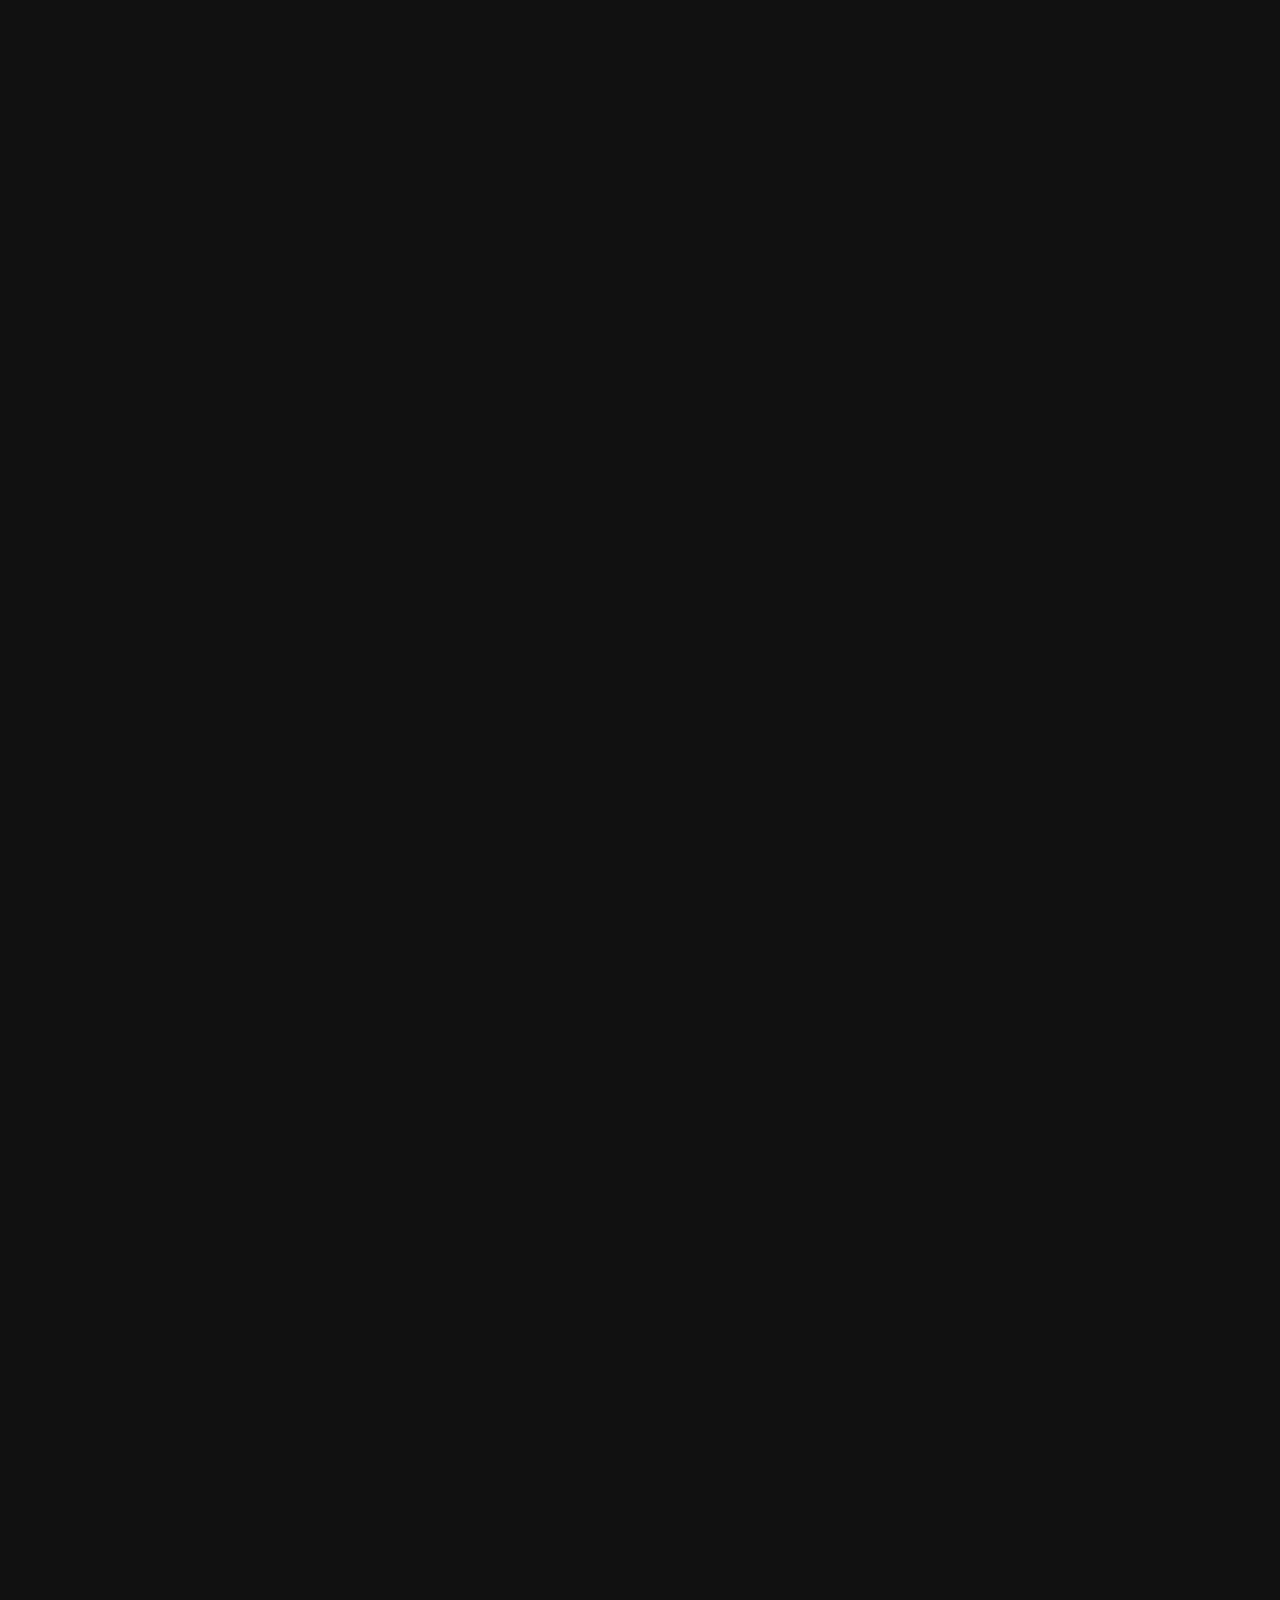
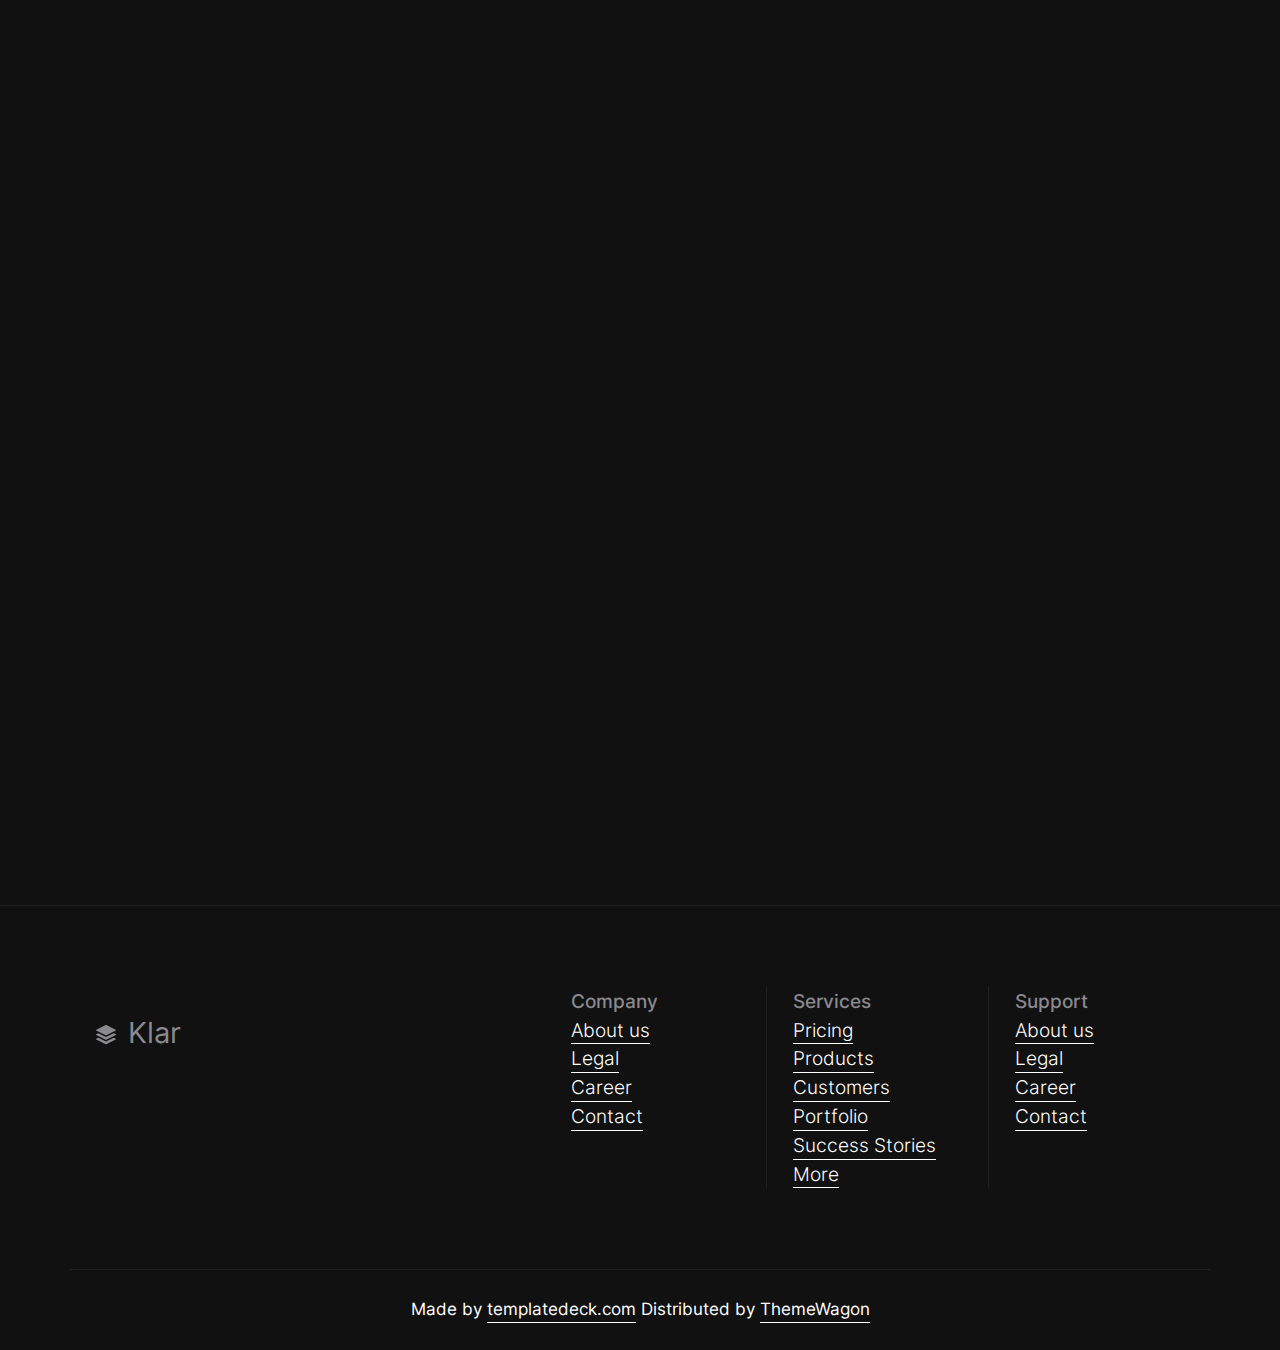
<file: content.html>
<!doctype html>
<html class="h-100" lang="en">

<head>
  <meta charset="utf-8">
  <meta name="viewport" content="width=device-width,initial-scale=1,shrink-to-fit=no">
  <meta name="description" content="A well made and handcrafted Bootstrap 5 template">
  <link rel="apple-touch-icon" sizes="180x180" href="img/apple-touch-icon.png">
  <link rel="icon" type="image/png" sizes="32x32" href="img/favicon-32x32.png">
  <link rel="icon" type="image/png" sizes="16x16" href="img/favicon-16x16.png">
  <link rel="icon" type="image/png" sizes="96x96" href="img/favicon.png">
  <meta name="author" content="Holger Koenemann">
  <meta name="generator" content="Eleventy v2.0.0">
  <meta name="HandheldFriendly" content="true">
  <title>About</title>
  <link rel="stylesheet" href="css/theme.min.css">

  <style>
    /* inter-300 - latin */
    @font-face {
      font-family: 'Inter';
      font-style: normal;
      font-weight: 300;
      font-display: swap;
      src: local(''),
        url('fonts/inter-v12-latin-300.woff2') format('woff2'),
        /* Chrome 26+, Opera 23+, Firefox 39+ */
        url('fonts/inter-v12-latin-300.woff') format('woff');
      /* Chrome 6+, Firefox 3.6+, IE 9+, Safari 5.1+ */
    }

    /* inter-400 - latin */
    @font-face {
      font-family: 'Inter';
      font-style: normal;
      font-weight: 400;
      font-display: swap;
      src: local(''),
        url('fonts/inter-v12-latin-regular.woff2') format('woff2'),
        /* Chrome 26+, Opera 23+, Firefox 39+ */
        url('fonts/inter-v12-latin-regular.woff') format('woff');
      /* Chrome 6+, Firefox 3.6+, IE 9+, Safari 5.1+ */
    }

    @font-face {
      font-family: 'Inter';
      font-style: normal;
      font-weight: 500;
      font-display: swap;
      src: local(''),
        url('fonts/inter-v12-latin-500.woff2') format('woff2'),
        /* Chrome 26+, Opera 23+, Firefox 39+ */
        url('fonts/inter-v12-latin-500.woff') format('woff');
      /* Chrome 6+, Firefox 3.6+, IE 9+, Safari 5.1+ */
    }

    @font-face {
      font-family: 'Inter';
      font-style: normal;
      font-weight: 700;
      font-display: swap;
      src: local(''),
        url('fonts/inter-v12-latin-700.woff2') format('woff2'),
        /* Chrome 26+, Opera 23+, Firefox 39+ */
        url('fonts/inter-v12-latin-700.woff') format('woff');
      /* Chrome 6+, Firefox 3.6+, IE 9+, Safari 5.1+ */
    }
  </style>


</head>

<body class="bg-black text-white mt-0" data-bs-spy="scroll" data-bs-target="#navScroll">

  <nav id="navScroll" class="navbar navbar-dark bg-black fixed-top px-vw-5" tabindex="0">
    <div class="container">
      <a class="navbar-brand pe-md-4 fs-4 col-12 col-md-auto text-center" href="index.html">
        <svg xmlns="http://www.w3.org/2000/svg" width="20" height="20" fill="currentColor" class="bi bi-stack"
          viewBox="0 0 16 16">
          <path
            d="m14.12 10.163 1.715.858c.22.11.22.424 0 .534L8.267 15.34a.598.598 0 0 1-.534 0L.165 11.555a.299.299 0 0 1 0-.534l1.716-.858 5.317 2.659c.505.252 1.1.252 1.604 0l5.317-2.66zM7.733.063a.598.598 0 0 1 .534 0l7.568 3.784a.3.3 0 0 1 0 .535L8.267 8.165a.598.598 0 0 1-.534 0L.165 4.382a.299.299 0 0 1 0-.535L7.733.063z" />
          <path
            d="m14.12 6.576 1.715.858c.22.11.22.424 0 .534l-7.568 3.784a.598.598 0 0 1-.534 0L.165 7.968a.299.299 0 0 1 0-.534l1.716-.858 5.317 2.659c.505.252 1.1.252 1.604 0l5.317-2.659z" />
        </svg>
        <span class="ms-md-1 mt-1 fw-bolder me-md-5">Klar</span>
      </a>

      <ul class="navbar-nav mx-auto mb-2 mb-lg-0 list-group list-group-horizontal">
        <li class="nav-item">
          <a class="nav-link fs-5" href="index.html" aria-label="Homepage">
            Home
          </a>
        </li>
        <li class="nav-item">
          <a class="nav-link fs-5" href="content.html" aria-label="A sample content page">
            Content
          </a>
        </li>
        <li class="nav-item">
          <a class="nav-link fs-5" href="system.html" aria-label="A system message page">
            System
          </a>
        </li>

      </ul>
      <a href="https://templatedeck.com/klar-html-template.html" aria-label="Download this template"
        class="btn btn-outline-light">
        <small>Download Template</small>
      </a>
    </div>
  </nav>

  <main>
    <div class="container">
      <div class="row d-flex justify-content-center py-vh-5 pb-0">
        <div class="col-12 col-lg-10 col-xl-8">
          <div class="row">
            <div class="col-12">
              <h1 class="display-1 fw-bold">Example
                <span class="fs-4">of a</span><br>
                content page
              </h1>
              <p class="lead border-top pt-5 mt-5" data-aos="fade-up">Lorem ipsum dolor sit amet, consetetur sadipscing
                elitr, sed diam nonumy eirmod tempor invidunt ut labore et dolore magna aliquyam erat, sed diam
                voluptua. At vero eos et accusam et justo duo dolores et ea rebum. Stet clita kasd gubergren, no sea
                takimata sanctus est Lorem ipsum dolor sit amet. Lorem ipsum dolor sit amet, consetetur sadipscing
                elitr, sed diam nonumy eirmod tempor invidunt ut
                labore et dolore magna aliquyam erat, sed diam voluptua. At vero eos et accusam et justo duo dolores et
                ea rebum. Lorem ipsum dolor sit amet, consetetur sadipscing elitr, sed diam nonumy eirmod tempor
                invidunt ut labore et dolore magna aliquyam erat,
                sed diam voluptua.
              </p>
            </div>
          </div>
        </div>
        <div class="row">
          <div class="col-12 py-vh-2">
            <img src="img/webp/abstract18.webp" width="1446" height="982" alt="abstract image"
              class="img-fluid position-relative rounded-5 shadow" data-aos="zoom-up">
          </div>
        </div>
        <div class="col-12 col-lg-10 col-xl-8">
          <div class="row d-flex align-items-start" data-aos="fade-right">
            <div class="col-12 col-lg-7">
              <h2 class="h3 mt-5 border-top pt-5">01. Dolor istam est</h2>
              <p class="text-secondary">At vero eos et accusam et justo duo dolores et ea rebum. Stet clita kasd
                gubergren, no sea takimata sanctus est Lorem ipsum dolor sit amet. Lorem ipsum dolor sit amet,
                consetetur sadipscing elitr, sed diam nonumy eirmod tempor invidunt ut labore
                et dolore magna aliquyam erat, sed diam voluptua. At vero eos et accusam et justo duo dolores et ea
                rebum. Stet clita kasd gubergren, no sea takimata sanctus est Lorem ipsum dolor sit amet. Stet clita
                kasd gubergren, no sea takimata sanctus est Lorem
                ipsum dolor sit amet. Consetetur sadipscing elitr, sed diam nonumy eirmod tempor invidunt ut labore et
                dolore magna aliquyam erat.</p>
            </div>
            <div class="col-12 col-lg-4 offset-lg-1 bg-gray-900 p-5 mt-5">
              <h3 class="h6">tl;dr</h3>
              <p class="text-secondary">
                Stet clita kasd gubergren, no sea takimata sanctus est Lorem ipsum dolor sit amet. Lorem ipsum dolor sit
                amet
              </p>
            </div>
          </div>

          <div class="row d-flex align-items-start" data-aos="fade-right">
            <div class="col-12 col-lg-7">
              <h2 class="h3 mt-5 border-top pt-5">02. Lorem ipsum</h2>
              <p class="text-secondary">At vero eos et accusam et justo duo dolores et ea rebum. Stet clita kasd
                gubergren, no sea takimata sanctus est Lorem ipsum dolor sit amet. Lorem ipsum dolor sit amet,
                consetetur sadipscing elitr, sed diam nonumy eirmod tempor invidunt ut labore
                et dolore magna aliquyam erat, sed diam voluptua. At vero eos et accusam et justo duo dolores et ea
                rebum. Stet clita kasd gubergren, no sea takimata sanctus est Lorem ipsum dolor sit amet. Stet clita
                kasd gubergren, no sea takimata sanctus est Lorem
                ipsum dolor sit amet. Consetetur sadipscing elitr, sed diam nonumy eirmod tempor invidunt ut labore et
                dolore magna aliquyam erat.</p>
            </div>
            <div class="col-12 col-lg-4 offset-lg-1 bg-gray-900 p-5 mt-5">
              <h3 class="h6">tl;dr</h3>
              <p class="text-secondary">
                Stet clita kasd gubergren, no sea takimata sanctus est Lorem ipsum dolor sit amet. Lorem ipsum dolor sit
                amet
              </p>
            </div>
          </div>
          <div class="row d-flex align-items-start" data-aos="fade-right">
            <div class="col-12 col-lg-7">
              <h2 class="h3 mt-5 border-top pt-5">03. Dolor sitam est
              </h2>
              <p class="text-secondary">At vero eos et accusam et justo duo dolores et ea rebum. Stet clita kasd
                gubergren, no sea takimata sanctus est Lorem ipsum dolor sit amet. Lorem ipsum dolor sit amet,
                consetetur sadipscing elitr, sed diam nonumy eirmod tempor invidunt ut labore
                et dolore magna aliquyam erat, sed diam voluptua. At vero eos et accusam et justo duo dolores et ea
                rebum. Stet clita kasd gubergren, no sea takimata sanctus est Lorem ipsum dolor sit amet. Stet clita
                kasd gubergren, no sea takimata sanctus est Lorem
                ipsum dolor sit amet. Consetetur sadipscing elitr, sed diam nonumy eirmod tempor invidunt ut labore et
                dolore magna aliquyam erat.</p>
            </div>
            <div class="col-12 col-lg-4 offset-lg-1 bg-gray-900 p-5 mt-5">
              <h3 class="h6">tl;dr</h3>
              <p class="text-secondary">
                Et accusam et justo duo dolores et ea rebum. Stet clita kasd gubergren, no sea takimata sanctus est
                Lorem ipsum dolor sit amet. Lorem ipsum dolor sit amet
              </p>
            </div>
          </div>
          <div class="row d-flex align-items-start" data-aos="fade-right">
            <div class="col-12 col-lg-7">
              <h2 class="h3 mt-5 border-top pt-5">04. Eirmod tempor invidunt</h2>
              <p class="text-secondary">Consetetur sadipscing elitr, sed diam nonumy eirmod tempor invidunt ut labore et
                dolore magna aliquyam erat. At vero eos et accusam et justo duo dolores et ea rebum. Stet clita kasd
                gubergren, no sea takimata sanctus est Lorem ipsum dolor sit
                amet. Lorem ipsum dolor sit amet, consetetur sadipscing elitr, sed diam nonumy eirmod tempor invidunt ut
                labore et dolore magna aliquyam erat, sed diam voluptua. At vero eos et accusam et justo duo dolores et
                ea rebum. Stet clita kasd gubergren, no
                sea takimata sanctus est Lorem ipsum dolor sit amet. Stet clita kasd gubergren, no sea takimata sanctus
                est Lorem ipsum dolor sit amet. Consetetur sadipscing elitr, sed diam nonumy eirmod tempor invidunt ut
                labore et dolore magna aliquyam erat.</p>
            </div>
            <div class="col-12 col-lg-4 offset-lg-1 bg-gray-900 p-5 mt-5">
              <h3 class="h6">tl;dr</h3>
              <p class="text-secondary">
                Stet clita kasd gubergren, no sea takimata sanctus est Lorem ipsum dolor sit amet. Lorem ipsum dolor sit
                amet
              </p>
            </div>
          </div>
          <div class="row d-flex align-items-start" data-aos="fade-right">
            <div class="col-12 col-lg-7">
              <h2 class="h3 mt-5 border-top pt-5">05. Lorem ipsum</h2>
              <p class="text-secondary">At vero eos et accusam et justo duo dolores et ea rebum. Stet clita kasd
                gubergren, no sea takimata sanctus est Lorem ipsum dolor sit amet. Lorem ipsum dolor sit amet,
                consetetur sadipscing elitr, sed diam nonumy eirmod tempor invidunt ut labore
                et dolore magna aliquyam erat, sed diam voluptua. At vero eos et accusam et justo duo dolores et ea
                rebum. Stet clita kasd gubergren, no sea takimata sanctus est Lorem ipsum dolor sit amet. Stet clita
                kasd gubergren, no sea takimata sanctus est Lorem
                ipsum dolor sit amet. Consetetur sadipscing elitr, sed diam nonumy eirmod tempor invidunt ut labore et
                dolore magna aliquyam erat. At vero eos et accusam et justo duo dolores et ea rebum. Stet clita kasd
                gubergren, no sea takimata sanctus est Lorem
                ipsum dolor sit amet. Stet clita kasd gubergren, no sea takimata sanctus est Lorem ipsum dolor sit amet.
                Consetetur sadipscing elitr, sed diam nonumy eirmod tempor invidunt ut labore et dolore magna aliquyam
                erat.</p>
            </div>
            <div class="col-12 col-lg-4 offset-lg-1 bg-gray-900 p-5 mt-5">
              <h3 class="h6">tl;dr</h3>
              <p class="text-secondary">
                Eos et accusam et justo duo dolores et ea rebum. Stet clita kasd gubergren, no sea takimata sanctus est
                Lorem ipsum dolor sit amet. Lorem ipsum dolor sit amet
              </p>
            </div>
          </div>


        </div>
      </div>
      <div class="row d-flex align-items-start justify-content-center py-vh-3 text-muted" data-aos="fade">
        <div class="col-12 col-lg-10 col-xl-9">
          <div class="p-5 small bg-gray-900">
            <p>*At vero eos et accusam et justo duo dolores et ea rebum. Stet clita kasd gubergren, no sea takimata
              sanctus est Lorem ipsum dolor sit amet. Lorem ipsum dolor sit amet, consetetur sadipscing elitr, sed diam
              nonumy eirmod tempor invidunt ut labore
              et dolore magna aliquyam erat, sed diam voluptua. At vero eos et accusam et justo duo dolores et ea rebum.
              Stet clita kasd gubergren, no sea takimata sanctus est Lorem ipsum dolor sit amet. Stet clita kasd
              gubergren, no sea takimata sanctus est Lorem
              ipsum dolor sit amet. Consetetur sadipscing elitr, sed diam nonumy eirmod tempor invidunt ut labore et
              dolore magna aliquyam erat. At vero eos et accusam et justo duo dolores et ea rebum. Stet clita kasd
              gubergren, no sea takimata sanctus est Lorem
              ipsum dolor sit amet. Stet clita kasd gubergren, no sea takimata sanctus est Lorem ipsum dolor sit amet.
              Consetetur sadipscing elitr, sed diam nonumy eirmod tempor invidunt ut labore et dolore magna aliquyam
              erat.</p>
          </div>
        </div>
      </div>
    </div>

  </main>

  <footer class="bg-black border-top border-dark">
    <div class="container py-vh-4 text-secondary fw-lighter">
      <div class="row">
        <div class="col-12 col-lg-5 py-4 text-center text-lg-start">
          <a class="navbar-brand pe-md-4 fs-4 col-12 col-md-auto text-center" href="index.html">
            <svg xmlns="http://www.w3.org/2000/svg" width="20" height="20" fill="currentColor" class="bi bi-stack"
              viewBox="0 0 16 16">
              <path
                d="m14.12 10.163 1.715.858c.22.11.22.424 0 .534L8.267 15.34a.598.598 0 0 1-.534 0L.165 11.555a.299.299 0 0 1 0-.534l1.716-.858 5.317 2.659c.505.252 1.1.252 1.604 0l5.317-2.66zM7.733.063a.598.598 0 0 1 .534 0l7.568 3.784a.3.3 0 0 1 0 .535L8.267 8.165a.598.598 0 0 1-.534 0L.165 4.382a.299.299 0 0 1 0-.535L7.733.063z" />
              <path
                d="m14.12 6.576 1.715.858c.22.11.22.424 0 .534l-7.568 3.784a.598.598 0 0 1-.534 0L.165 7.968a.299.299 0 0 1 0-.534l1.716-.858 5.317 2.659c.505.252 1.1.252 1.604 0l5.317-2.659z" />
            </svg>
            <span class="ms-md-1 mt-1 fw-bolder me-md-5">Klar</span>
          </a>

        </div>
        <div class="col border-end border-dark">
          <span class="h6">Company</span>
          <ul class="nav flex-column">
            <li class="nav-item">
              <a href="#" class="link-fancy link-fancy-light">About us</a>
            </li>
            <li class="nav-item">
              <a href="#" class="link-fancy link-fancy-light">Legal</a>
            </li>

            <li class="nav-item">
              <a href="#" class="link-fancy link-fancy-light">Career</a>
            </li>
            <li class="nav-item">
              <a href="#" class="link-fancy link-fancy-light">Contact</a>
            </li>
          </ul>
        </div>
        <div class="col border-end border-dark">
          <span class="h6">Services</span>
          <ul class="nav flex-column">
            <li class="nav-item">
              <a href="#" class="link-fancy link-fancy-light">Pricing</a>
            </li>
            <li class="nav-item">
              <a href="#" class="link-fancy link-fancy-light">Products</a>
            </li>

            <li class="nav-item">
              <a href="#" class="link-fancy link-fancy-light">Customers</a>
            </li>
            <li class="nav-item">
              <a href="#" class="link-fancy link-fancy-light">Portfolio</a>
            </li>
            <li class="nav-item">
              <a href="#" class="link-fancy link-fancy-light">Success Stories</a>
            </li>
            <li class="nav-item">
              <a href="#" class="link-fancy link-fancy-light">More</a>
            </li>
          </ul>
        </div>
        <div class="col">
          <span class="h6">Support</span>
          <ul class="nav flex-column">
            <li class="nav-item">
              <a href="#" class="link-fancy link-fancy-light">About us</a>
            </li>
            <li class="nav-item">
              <a href="#" class="link-fancy link-fancy-light">Legal</a>
            </li>

            <li class="nav-item">
              <a href="#" class="link-fancy link-fancy-light">Career</a>
            </li>
            <li class="nav-item">
              <a href="#" class="link-fancy link-fancy-light">Contact</a>
            </li>
          </ul>
        </div>
      </div>
    </div>
    <div class="container text-center small py-vh-2 border-top border-dark">Made by
      <a href="https://templatedeck.com" class="link-fancy link-fancy-light" target="_blank">templatedeck.com</a>
      Distributed by <a href="https://themewagon.com" class="link-fancy link-fancy-light" target="_blank">ThemeWagon</a>
    </div>
  </footer>








  <script src="js/bootstrap.bundle.min.js"></script>
  <script src="js/aos.js"></script>
  <script>
    AOS.init({
      duration: 800, // values from 0 to 3000, with step 50ms
    });
  </script>
  <script>
    let scrollpos = window.scrollY;
    const header = document.querySelector(".navbar");
    const header_height = header.offsetHeight;

    const add_class_on_scroll = () => header.classList.add("scrolled", "shadow-sm");
    const remove_class_on_scroll = () => header.classList.remove("scrolled", "shadow-sm");

    window.addEventListener('scroll', function () {
      scrollpos = window.scrollY;

      if (scrollpos >= header_height) { add_class_on_scroll(); }
      else { remove_class_on_scroll(); }

      console.log(scrollpos);
    })
  </script>

</body>

</html>
</file>
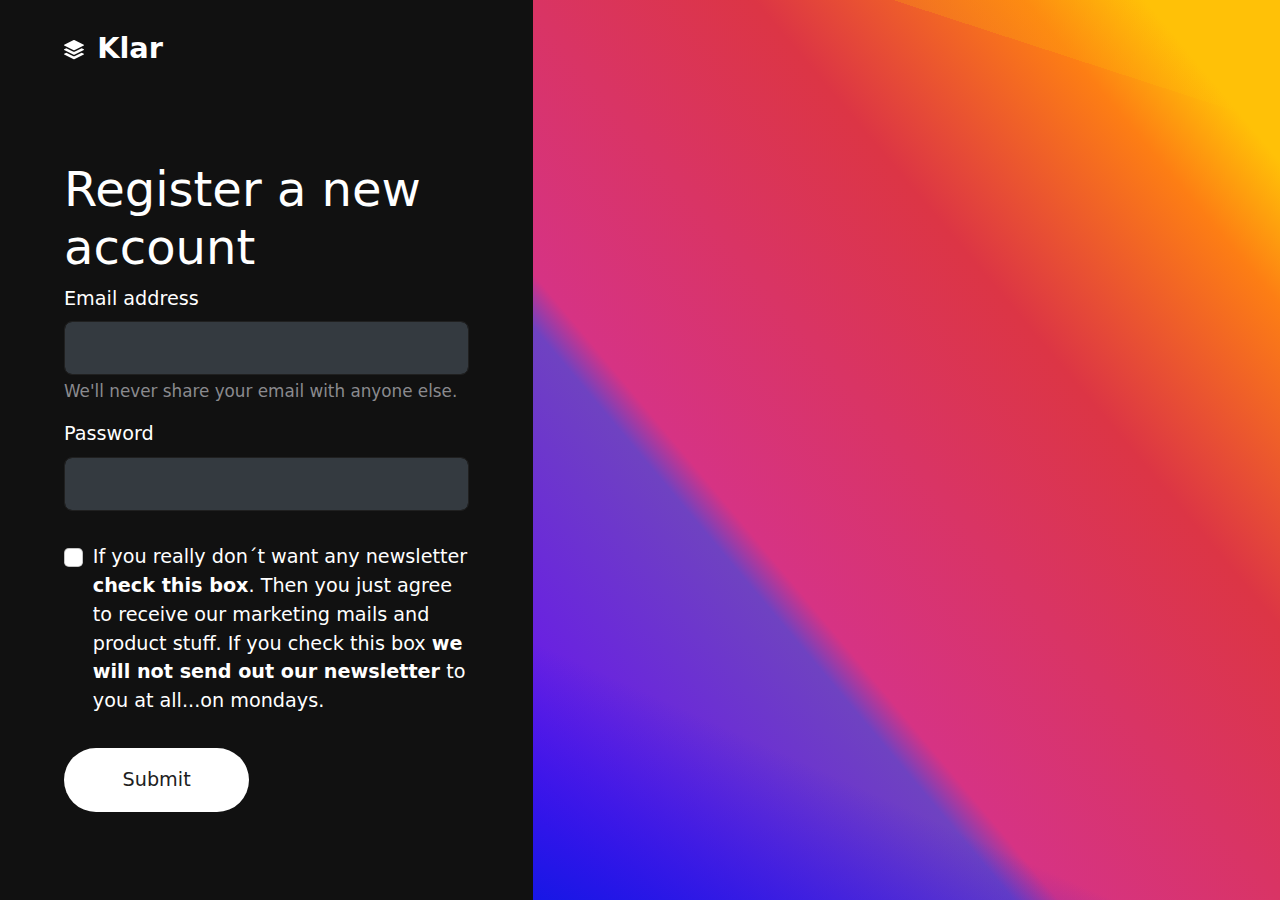
<file: system.html>
<!doctype html>
<html class="h-100" lang="en">

  <head>
      <meta charset="utf-8">
  <meta name="viewport" content="width=device-width,initial-scale=1,shrink-to-fit=no">
  <meta name="description" content="A well made and handcrafted Bootstrap 5 template">
  <link rel="apple-touch-icon" sizes="180x180" href="img/apple-touch-icon.png">
  <link rel="icon" type="image/png" sizes="32x32" href="img/favicon-32x32.png">
  <link rel="icon" type="image/png" sizes="16x16" href="img/favicon-16x16.png">
  <link rel="icon" type="image/png" sizes="96x96" href="img/favicon.png">
  <meta name="author" content="Holger Koenemann">
  <meta name="generator" content="Eleventy v2.0.0">
  <meta name="HandheldFriendly" content="true">
  <title>Register a new account</title>
  <link rel="stylesheet" href="css/theme.min.css">


  </head>

  <body class="d-flex h-100 w-100 bg-black text-white" data-bs-spy="scroll" data-bs-target="#navScroll">

    <div class="h-100 container-fluid">
      <div class="h-100 row d-flex align-items-stretch">
        
          <div class="col-12 col-md-7 col-lg-6 col-xl-5 d-flex align-items-start flex-column px-vw-5">
          
            <header class="mb-auto py-vh-2 col-12">
              <a class="navbar-brand pe-md-4 fs-4 col-12 col-md-auto text-center" href="index.html">
  <svg xmlns="http://www.w3.org/2000/svg" width="20" height="20" fill="currentColor" class="bi bi-stack" viewBox="0 0 16 16">
    <path d="m14.12 10.163 1.715.858c.22.11.22.424 0 .534L8.267 15.34a.598.598 0 0 1-.534 0L.165 11.555a.299.299 0 0 1 0-.534l1.716-.858 5.317 2.659c.505.252 1.1.252 1.604 0l5.317-2.66zM7.733.063a.598.598 0 0 1 .534 0l7.568 3.784a.3.3 0 0 1 0 .535L8.267 8.165a.598.598 0 0 1-.534 0L.165 4.382a.299.299 0 0 1 0-.535L7.733.063z"/>
    <path d="m14.12 6.576 1.715.858c.22.11.22.424 0 .534l-7.568 3.784a.598.598 0 0 1-.534 0L.165 7.968a.299.299 0 0 1 0-.534l1.716-.858 5.317 2.659c.505.252 1.1.252 1.604 0l5.317-2.659z"/>
  </svg>
  <span class="ms-md-1 mt-1 fw-bolder me-md-5">Klar</span>
</a>

            </header>
            <main class="mb-auto col-12">
              <h1>Register a new account</h1>
              
<form class="row">
  <div class="col-12">
  <div class="mb-3">
    <label for="exampleInputEmail1" class="form-label">Email address</label>
    <input type="email" class="form-control form-control-lg bg-gray-800 border-dark" id="exampleInputEmail1" aria-describedby="emailHelp">
    <div id="emailHelp" class="form-text">We'll never share your email with anyone else.</div>
  </div>
  <div class="mb-3">
    <label for="exampleInputPassword1" class="form-label">Password</label>
    <input type="password" class="form-control form-control-lg bg-gray-800 border-dark" id="exampleInputPassword1">
  </div>
  <div class="mb-3 form-check py-3">
    <input type="checkbox" class="form-check-input" id="exampleCheck1">
    <label class="form-check-label" for="exampleCheck1">If you really don´t want any newsletter <strong>check this box</strong>. Then you just agree to receive our marketing mails and product stuff. If you check this box <strong>we will not send out our newsletter</strong> to you at all...on mondays.</label>
  </div>
  <button type="submit" class="btn btn-white btn-xl mb-4">Submit</button>
</div>
</form>

            </main>
          </div>
          
            <div class="col-12 col-md-5 col-lg-6 col-xl-7 gradient"></div>
          
        </div>

      </div></body>
    </html>
</file>
<file: css/theme.min.css>
/*!
   * Bootstrap  v5.2.1 (https://getbootstrap.com/)
   * Copyright 2011-2022 The Bootstrap Authors
   * Copyright 2011-2022 Twitter, Inc.
   * Licensed under MIT (https://github.com/twbs/bootstrap/blob/main/LICENSE)
   */:root{--bs-blue:#1717e5;--bs-indigo:#6610f2;--bs-purple:#6f42c1;--bs-pink:#d63384;--bs-red:#dc3545;--bs-orange:#fd7e14;--bs-yellow:#ffc107;--bs-green:#198754;--bs-teal:#20c997;--bs-cyan:#0dcaf0;--bs-white:#fff;--bs-gray:#8a8a8e;--bs-gray-dark:#343a40;--bs-gray-100:#f8f9fa;--bs-gray-200:#e9ecef;--bs-gray-300:#dee2e6;--bs-gray-400:#ced4da;--bs-gray-500:#adb5bd;--bs-gray-600:#8a8a8e;--bs-gray-700:#495057;--bs-gray-800:#343a40;--bs-gray-900:#202020;--bs-primary:#1717e5;--bs-secondary:#8a8a8e;--bs-success:#198754;--bs-info:#0dcaf0;--bs-warning:#ffc107;--bs-danger:#dc3545;--bs-light:#f8f9fa;--bs-dark:#202020;--bs-primary-rgb:23,23,229;--bs-secondary-rgb:138,138,142;--bs-success-rgb:25,135,84;--bs-info-rgb:13,202,240;--bs-warning-rgb:255,193,7;--bs-danger-rgb:220,53,69;--bs-light-rgb:248,249,250;--bs-dark-rgb:32,32,32;--bs-white-rgb:255,255,255;--bs-black-rgb:17,17,17;--bs-body-color-rgb:32,32,32;--bs-body-bg-rgb:255,255,255;--bs-font-sans-serif:"Inter",system-ui,-apple-system,"Segoe UI",Roboto,"Helvetica Neue",Arial,"Noto Sans",sans-serif,"Apple Color Emoji","Segoe UI Emoji","Segoe UI Symbol","Noto Color Emoji";--bs-font-monospace:SFMono-Regular,Menlo,Monaco,Consolas,"Liberation Mono","Courier New",monospace;--bs-gradient:linear-gradient(180deg, rgba(255, 255, 255, 0.15), rgba(255, 255, 255, 0));--bs-body-font-family:var(--bs-font-sans-serif);--bs-body-font-size:1.2rem;--bs-body-font-weight:400;--bs-body-line-height:1.5;--bs-body-color:#202020;--bs-body-bg:#fff;--bs-border-width:1px;--bs-border-style:solid;--bs-border-color:#dee2e6;--bs-border-color-translucent:rgba(17, 17, 17, 0.175);--bs-border-radius:0.375rem;--bs-border-radius-sm:0.25rem;--bs-border-radius-lg:0.5rem;--bs-border-radius-xl:1rem;--bs-border-radius-2xl:2rem;--bs-border-radius-pill:50rem;--bs-link-color:#1717e5;--bs-link-hover-color:#1212b7;--bs-code-color:#d63384;--bs-highlight-bg:#fff3cd}*,::after,::before{box-sizing:border-box}@media (prefers-reduced-motion:no-preference){:root{scroll-behavior:smooth}}body{margin:0;font-family:var(--bs-body-font-family);font-size:var(--bs-body-font-size);font-weight:var(--bs-body-font-weight);line-height:var(--bs-body-line-height);color:var(--bs-body-color);text-align:var(--bs-body-text-align);background-color:var(--bs-body-bg);-webkit-text-size-adjust:100%;-webkit-tap-highlight-color:rgba(17,17,17,0)}.h1,.h2,.h3,.h4,.h5,.h6,h1,h2,h3,h4,h5,h6{margin-top:0;margin-bottom:.5rem;font-weight:500;line-height:1.2}.h1,h1{font-size:calc(1.425rem + 2.1vw)}@media (min-width:1200px){.h1,h1{font-size:3rem}}.h2,h2{font-size:calc(1.365rem + 1.38vw)}@media (min-width:1200px){.h2,h2{font-size:2.4rem}}.h3,h3{font-size:calc(1.335rem + 1.02vw)}@media (min-width:1200px){.h3,h3{font-size:2.1rem}}.h4,h4{font-size:calc(1.305rem + .66vw)}@media (min-width:1200px){.h4,h4{font-size:1.8rem}}.h5,h5{font-size:calc(1.275rem + .3vw)}@media (min-width:1200px){.h5,h5{font-size:1.5rem}}.h6,h6{font-size:1.2rem}p{margin-top:0;margin-bottom:1rem}address{margin-bottom:1rem;font-style:normal;line-height:inherit}ul{padding-left:2rem}ul{margin-top:0;margin-bottom:1rem}ul ul{margin-bottom:0}strong{font-weight:bolder}.small,small{font-size:.875em}a{color:var(--bs-link-color);text-decoration:underline}a:hover{color:var(--bs-link-hover-color)}a:not([href]):not([class]),a:not([href]):not([class]):hover{color:inherit;text-decoration:none}img,svg{vertical-align:middle}label{display:inline-block}button{border-radius:0}button:focus:not(:focus-visible){outline:0}button,input{margin:0;font-family:inherit;font-size:inherit;line-height:inherit}button{text-transform:none}[type=button],[type=submit],button{-webkit-appearance:button}[type=button]:not(:disabled),[type=submit]:not(:disabled),button:not(:disabled){cursor:pointer}::-moz-focus-inner{padding:0;border-style:none}::-webkit-datetime-edit-day-field,::-webkit-datetime-edit-fields-wrapper,::-webkit-datetime-edit-hour-field,::-webkit-datetime-edit-minute,::-webkit-datetime-edit-month-field,::-webkit-datetime-edit-text,::-webkit-datetime-edit-year-field{padding:0}::-webkit-inner-spin-button{height:auto}::-webkit-search-decoration{-webkit-appearance:none}::-webkit-color-swatch-wrapper{padding:0}::file-selector-button{font:inherit;-webkit-appearance:button}.lead{font-size:calc(1.2846rem + .4152vw);font-weight:300}@media (min-width:1200px){.lead{font-size:1.596rem}}.display-1{font-size:calc(1.625rem + 4.5vw);font-weight:300;line-height:1.2}@media (min-width:1200px){.display-1{font-size:5rem}}.display-4{font-size:calc(1.475rem + 2.7vw);font-weight:300;line-height:1.2}@media (min-width:1200px){.display-4{font-size:3.5rem}}.img-fluid{max-width:100%;height:auto}.container,.container-fluid{--bs-gutter-x:4vw;--bs-gutter-y:0;width:100%;padding-right:calc(var(--bs-gutter-x) * .5);padding-left:calc(var(--bs-gutter-x) * .5);margin-right:auto;margin-left:auto}@media (min-width:576px){.container{max-width:540px}}@media (min-width:768px){.container{max-width:720px}}@media (min-width:992px){.container{max-width:960px}}@media (min-width:1200px){.container{max-width:1140px}}@media (min-width:1680px){.container{max-width:1600px}}.row{--bs-gutter-x:4vw;--bs-gutter-y:0;display:flex;flex-wrap:wrap;margin-top:calc(-1 * var(--bs-gutter-y));margin-right:calc(-.5 * var(--bs-gutter-x));margin-left:calc(-.5 * var(--bs-gutter-x))}.row>*{flex-shrink:0;width:100%;max-width:100%;padding-right:calc(var(--bs-gutter-x) * .5);padding-left:calc(var(--bs-gutter-x) * .5);margin-top:var(--bs-gutter-y)}.col{flex:1 0 0%}.col-5{flex:0 0 auto;width:41.66667%}.col-6{flex:0 0 auto;width:50%}.col-12{flex:0 0 auto;width:100%}.offset-1{margin-left:8.33333%}.g-5,.gx-5{--bs-gutter-x:3rem}.g-5{--bs-gutter-y:3rem}@media (min-width:768px){.col-md-auto{flex:0 0 auto;width:auto}.col-md-5{flex:0 0 auto;width:41.66667%}.col-md-6{flex:0 0 auto;width:50%}.col-md-7{flex:0 0 auto;width:58.33333%}}@media (min-width:992px){.col-lg-3{flex:0 0 auto;width:25%}.col-lg-4{flex:0 0 auto;width:33.33333%}.col-lg-5{flex:0 0 auto;width:41.66667%}.col-lg-6{flex:0 0 auto;width:50%}.col-lg-7{flex:0 0 auto;width:58.33333%}.col-lg-10{flex:0 0 auto;width:83.33333%}.offset-lg-1{margin-left:8.33333%}}@media (min-width:1200px){.col-xl-5{flex:0 0 auto;width:41.66667%}.col-xl-7{flex:0 0 auto;width:58.33333%}.col-xl-8{flex:0 0 auto;width:66.66667%}.col-xl-9{flex:0 0 auto;width:75%}.col-xl-10{flex:0 0 auto;width:83.33333%}}.form-label{margin-bottom:.5rem}.form-text{margin-top:.25rem;font-size:.875em;color:#8a8a8e}.form-control{display:block;width:100%;padding:.375rem .75rem;font-size:1.2rem;font-weight:400;line-height:1.5;color:#202020;background-color:#fff;background-clip:padding-box;border:1px solid #ced4da;appearance:none;border-radius:.375rem;transition:border-color .15s ease-in-out,box-shadow .15s ease-in-out}@media (prefers-reduced-motion:reduce){.form-control{transition:none}}.form-control:focus{color:#202020;background-color:#fff;border-color:#8b8bf2;outline:0;box-shadow:0 0 0 .25rem rgba(23,23,229,.25)}.form-control::-webkit-date-and-time-value{height:1.5em}.form-control::placeholder{color:#8a8a8e;opacity:1}.form-control:disabled{background-color:#e9ecef;opacity:1}.form-control::file-selector-button{padding:.375rem .75rem;margin:-.375rem -.75rem;margin-inline-end:.75rem;color:#202020;background-color:#e9ecef;pointer-events:none;border-color:inherit;border-style:solid;border-width:0;border-inline-end-width:1px;border-radius:0;transition:color .15s ease-in-out,background-color .15s ease-in-out,border-color .15s ease-in-out,box-shadow .15s ease-in-out}@media (prefers-reduced-motion:reduce){.form-control::file-selector-button{transition:none}}.form-control:hover:not(:disabled):not([readonly])::file-selector-button{background-color:#dde0e3}.form-control-lg{min-height:calc(1.5em + 1rem + 2px);padding:.5rem 1rem;font-size:calc(1.275rem + .3vw);border-radius:.5rem}@media (min-width:1200px){.form-control-lg{font-size:1.5rem}}.form-control-lg::file-selector-button{padding:.5rem 1rem;margin:-.5rem -1rem;margin-inline-end:1rem}.form-check{display:block;min-height:1.8rem;padding-left:1.5em;margin-bottom:.125rem}.form-check .form-check-input{float:left;margin-left:-1.5em}.form-check-input{width:1em;height:1em;margin-top:.25em;vertical-align:top;background-color:#fff;background-repeat:no-repeat;background-position:center;background-size:contain;border:1px solid rgba(17,17,17,.25);appearance:none;print-color-adjust:exact}.form-check-input[type=checkbox]{border-radius:.25em}.form-check-input:active{filter:brightness(90%)}.form-check-input:focus{border-color:#8b8bf2;outline:0;box-shadow:0 0 0 .25rem rgba(23,23,229,.25)}.form-check-input:checked{background-color:#1717e5;border-color:#1717e5}.form-check-input:checked[type=checkbox]{background-image:url("data:image/svg+xml,%3csvg xmlns='http://www.w3.org/2000/svg' viewBox='0 0 20 20'%3e%3cpath fill='none' stroke='%23fff' stroke-linecap='round' stroke-linejoin='round' stroke-width='3' d='m6 10 3 3 6-6'/%3e%3c/svg%3e")}.form-check-input[type=checkbox]:indeterminate{background-color:#1717e5;border-color:#1717e5;background-image:url("data:image/svg+xml,%3csvg xmlns='http://www.w3.org/2000/svg' viewBox='0 0 20 20'%3e%3cpath fill='none' stroke='%23fff' stroke-linecap='round' stroke-linejoin='round' stroke-width='3' d='M6 10h8'/%3e%3c/svg%3e")}.form-check-input:disabled{pointer-events:none;filter:none;opacity:.5}.form-check-input:disabled~.form-check-label{cursor:default;opacity:.5}.btn{--bs-btn-padding-x:0.75rem;--bs-btn-padding-y:0.375rem;--bs-btn-font-size:1.2rem;--bs-btn-font-weight:400;--bs-btn-line-height:1.5;--bs-btn-color:#202020;--bs-btn-bg:transparent;--bs-btn-border-width:1px;--bs-btn-border-color:transparent;--bs-btn-border-radius:99rem;--bs-btn-hover-border-color:transparent;--bs-btn-box-shadow:inset 0 1px 0 rgba(255, 255, 255, 0.15),0 1px 1px rgba(17, 17, 17, 0.075);--bs-btn-disabled-opacity:0.65;--bs-btn-focus-box-shadow:0 0 0 0.25rem rgba(var(--bs-btn-focus-shadow-rgb), .5);display:inline-block;padding:var(--bs-btn-padding-y) var(--bs-btn-padding-x);font-family:var(--bs-btn-font-family);font-size:var(--bs-btn-font-size);font-weight:var(--bs-btn-font-weight);line-height:var(--bs-btn-line-height);color:var(--bs-btn-color);text-align:center;text-decoration:none;vertical-align:middle;cursor:pointer;user-select:none;border:var(--bs-btn-border-width) solid var(--bs-btn-border-color);border-radius:var(--bs-btn-border-radius);background-color:var(--bs-btn-bg);transition:color .15s ease-in-out,background-color .15s ease-in-out,border-color .15s ease-in-out,box-shadow .15s ease-in-out}@media (prefers-reduced-motion:reduce){.btn{transition:none}}.btn:first-child:hover,:not(.btn-check)+.btn:hover{color:var(--bs-btn-hover-color);background-color:var(--bs-btn-hover-bg);border-color:var(--bs-btn-hover-border-color)}.btn:focus-visible{color:var(--bs-btn-hover-color);background-color:var(--bs-btn-hover-bg);border-color:var(--bs-btn-hover-border-color);outline:0;box-shadow:var(--bs-btn-focus-box-shadow)}.btn.active,.btn.show,.btn:first-child:active,:not(.btn-check)+.btn:active{color:var(--bs-btn-active-color);background-color:var(--bs-btn-active-bg);border-color:var(--bs-btn-active-border-color)}.btn.active:focus-visible,.btn.show:focus-visible,.btn:first-child:active:focus-visible,:not(.btn-check)+.btn:active:focus-visible{box-shadow:var(--bs-btn-focus-box-shadow)}.btn:disabled{color:var(--bs-btn-disabled-color);pointer-events:none;background-color:var(--bs-btn-disabled-bg);border-color:var(--bs-btn-disabled-border-color);opacity:var(--bs-btn-disabled-opacity)}.btn-light{--bs-btn-color:#111;--bs-btn-bg:#f8f9fa;--bs-btn-border-color:#f8f9fa;--bs-btn-hover-color:#111;--bs-btn-hover-bg:#d3d4d5;--bs-btn-hover-border-color:#c6c7c8;--bs-btn-focus-shadow-rgb:213,214,215;--bs-btn-active-color:#111;--bs-btn-active-bg:#c6c7c8;--bs-btn-active-border-color:#babbbc;--bs-btn-active-shadow:inset 0 3px 5px rgba(17, 17, 17, 0.125);--bs-btn-disabled-color:#111;--bs-btn-disabled-bg:#f8f9fa;--bs-btn-disabled-border-color:#f8f9fa}.btn-outline-light{--bs-btn-color:#f8f9fa;--bs-btn-border-color:#f8f9fa;--bs-btn-hover-color:#111;--bs-btn-hover-bg:#f8f9fa;--bs-btn-hover-border-color:#f8f9fa;--bs-btn-focus-shadow-rgb:248,249,250;--bs-btn-active-color:#111;--bs-btn-active-bg:#f8f9fa;--bs-btn-active-border-color:#f8f9fa;--bs-btn-active-shadow:inset 0 3px 5px rgba(17, 17, 17, 0.125);--bs-btn-disabled-color:#f8f9fa;--bs-btn-disabled-bg:transparent;--bs-btn-disabled-border-color:#f8f9fa;--bs-gradient:none}.fade{transition:opacity .15s linear}@media (prefers-reduced-motion:reduce){.fade{transition:none}}.fade:not(.show){opacity:0}.collapse:not(.show){display:none}.collapsing{height:0;overflow:hidden;transition:height .35s ease}@media (prefers-reduced-motion:reduce){.collapsing{transition:none}}.nav{--bs-nav-link-padding-x:1rem;--bs-nav-link-padding-y:0.5rem;--bs-nav-link-color:var(--bs-link-color);--bs-nav-link-hover-color:var(--bs-link-hover-color);--bs-nav-link-disabled-color:#8a8a8e;display:flex;flex-wrap:wrap;padding-left:0;margin-bottom:0;list-style:none}.nav-link{display:block;padding:var(--bs-nav-link-padding-y) var(--bs-nav-link-padding-x);font-size:var(--bs-nav-link-font-size);font-weight:var(--bs-nav-link-font-weight);color:var(--bs-nav-link-color);text-decoration:none;transition:color .15s ease-in-out,background-color .15s ease-in-out,border-color .15s ease-in-out}@media (prefers-reduced-motion:reduce){.nav-link{transition:none}}.nav-link:focus,.nav-link:hover{color:var(--bs-nav-link-hover-color)}.navbar{--bs-navbar-padding-x:0;--bs-navbar-padding-y:0.5rem;--bs-navbar-color:rgba(17, 17, 17, 0.7);--bs-navbar-hover-color:rgba(17, 17, 17, 0.8);--bs-navbar-disabled-color:rgba(17, 17, 17, 0.3);--bs-navbar-active-color:rgba(17, 17, 17, 0.9);--bs-navbar-brand-padding-y:0.275rem;--bs-navbar-brand-margin-end:1rem;--bs-navbar-brand-font-size:1.5rem;--bs-navbar-brand-color:rgba(17, 17, 17, 0.9);--bs-navbar-brand-hover-color:rgba(17, 17, 17, 0.9);--bs-navbar-nav-link-padding-x:0.5rem;--bs-navbar-toggler-padding-y:0.25rem;--bs-navbar-toggler-padding-x:0.75rem;--bs-navbar-toggler-font-size:1.5rem;--bs-navbar-toggler-icon-bg:url("data:image/svg+xml,%3csvg xmlns='http://www.w3.org/2000/svg' viewBox='0 0 30 30'%3e%3cpath stroke='rgba%2817, 17, 17, 0.7%29' stroke-linecap='round' stroke-miterlimit='10' stroke-width='2' d='M4 7h22M4 15h22M4 23h22'/%3e%3c/svg%3e");--bs-navbar-toggler-border-color:rgba(17, 17, 17, 0.1);--bs-navbar-toggler-border-radius:99rem;--bs-navbar-toggler-focus-width:0.25rem;--bs-navbar-toggler-transition:box-shadow 0.15s ease-in-out;position:relative;display:flex;flex-wrap:wrap;align-items:center;justify-content:space-between;padding:var(--bs-navbar-padding-y) var(--bs-navbar-padding-x)}.navbar>.container,.navbar>.container-fluid{display:flex;flex-wrap:inherit;align-items:center;justify-content:space-between}.navbar-brand{padding-top:var(--bs-navbar-brand-padding-y);padding-bottom:var(--bs-navbar-brand-padding-y);margin-right:var(--bs-navbar-brand-margin-end);font-size:var(--bs-navbar-brand-font-size);color:var(--bs-navbar-brand-color);text-decoration:none;white-space:nowrap}.navbar-brand:focus,.navbar-brand:hover{color:var(--bs-navbar-brand-hover-color)}.navbar-nav{--bs-nav-link-padding-x:0;--bs-nav-link-padding-y:0.5rem;--bs-nav-link-color:var(--bs-navbar-color);--bs-nav-link-hover-color:var(--bs-navbar-hover-color);--bs-nav-link-disabled-color:var(--bs-navbar-disabled-color);display:flex;flex-direction:column;padding-left:0;margin-bottom:0;list-style:none}.navbar-nav .nav-link.active,.navbar-nav .show>.nav-link{color:var(--bs-navbar-active-color)}.navbar-dark{--bs-navbar-color:rgba(255, 255, 255, 0.55);--bs-navbar-hover-color:rgba(255, 255, 255, 0.75);--bs-navbar-disabled-color:rgba(255, 255, 255, 0.25);--bs-navbar-active-color:#fff;--bs-navbar-brand-color:#fff;--bs-navbar-brand-hover-color:#fff;--bs-navbar-toggler-border-color:rgba(255, 255, 255, 0.1);--bs-navbar-toggler-icon-bg:url("data:image/svg+xml,%3csvg xmlns='http://www.w3.org/2000/svg' viewBox='0 0 30 30'%3e%3cpath stroke='rgba%28255, 255, 255, 0.55%29' stroke-linecap='round' stroke-miterlimit='10' stroke-width='2' d='M4 7h22M4 15h22M4 23h22'/%3e%3c/svg%3e")}.card{--bs-card-spacer-y:1rem;--bs-card-spacer-x:1rem;--bs-card-title-spacer-y:0.5rem;--bs-card-border-width:1px;--bs-card-border-color:var(--bs-border-color-translucent);--bs-card-border-radius:0.375rem;--bs-card-inner-border-radius:calc(0.375rem - 1px);--bs-card-cap-padding-y:0.5rem;--bs-card-cap-padding-x:1rem;--bs-card-cap-bg:rgba(17, 17, 17, 0.03);--bs-card-bg:#fff;--bs-card-img-overlay-padding:1rem;--bs-card-group-margin:2vw;position:relative;display:flex;flex-direction:column;min-width:0;height:var(--bs-card-height);word-wrap:break-word;background-color:var(--bs-card-bg);background-clip:border-box;border:var(--bs-card-border-width) solid var(--bs-card-border-color);border-radius:var(--bs-card-border-radius)}.card>.list-group{border-top:inherit;border-bottom:inherit}.card>.list-group:first-child{border-top-width:0;border-top-left-radius:var(--bs-card-inner-border-radius);border-top-right-radius:var(--bs-card-inner-border-radius)}.card>.list-group:last-child{border-bottom-width:0;border-bottom-right-radius:var(--bs-card-inner-border-radius);border-bottom-left-radius:var(--bs-card-inner-border-radius)}@keyframes progress-bar-stripes{0%{background-position-x:1rem}}.list-group{--bs-list-group-color:#202020;--bs-list-group-bg:#fff;--bs-list-group-border-color:rgba(17, 17, 17, 0.125);--bs-list-group-border-width:1px;--bs-list-group-border-radius:0.375rem;--bs-list-group-item-padding-x:1rem;--bs-list-group-item-padding-y:0.5rem;--bs-list-group-action-color:#495057;--bs-list-group-action-hover-color:#495057;--bs-list-group-action-hover-bg:#f8f9fa;--bs-list-group-action-active-color:#202020;--bs-list-group-action-active-bg:#e9ecef;--bs-list-group-disabled-color:#8a8a8e;--bs-list-group-disabled-bg:#fff;--bs-list-group-active-color:#fff;--bs-list-group-active-bg:#1717e5;--bs-list-group-active-border-color:#1717e5;display:flex;flex-direction:column;padding-left:0;margin-bottom:0;border-radius:var(--bs-list-group-border-radius)}.list-group-horizontal{flex-direction:row}@keyframes spinner-border{to{transform:rotate(360deg)}}@keyframes spinner-grow{0%{transform:scale(0)}50%{opacity:1;transform:none}}@keyframes placeholder-glow{50%{opacity:.2}}@keyframes placeholder-wave{100%{mask-position:-200% 0}}.fixed-top{position:fixed;top:0;right:0;left:0;z-index:1030}.opacity-75{opacity:.75!important}.overflow-hidden{overflow:hidden!important}.d-flex{display:flex!important}.shadow{box-shadow:0 1rem 3rem rgba(17,17,17,.5)!important}.shadow-sm{box-shadow:0 1rem 1.5rem rgba(17,17,17,.25)!important}.position-relative{position:relative!important}.position-absolute{position:absolute!important}.top-0{top:0!important}.bottom-0{bottom:0!important}.start-0{left:0!important}.border-top{border-top:var(--bs-border-width) var(--bs-border-style) var(--bs-border-color)!important}.border-end{border-right:var(--bs-border-width) var(--bs-border-style) var(--bs-border-color)!important}.border-bottom{border-bottom:var(--bs-border-width) var(--bs-border-style) var(--bs-border-color)!important}.border-secondary{--bs-border-opacity:1;border-color:rgba(var(--bs-secondary-rgb),var(--bs-border-opacity))!important}.border-dark{--bs-border-opacity:1;border-color:rgba(var(--bs-dark-rgb),var(--bs-border-opacity))!important}.border-5{--bs-border-width:5px}.w-100{width:100%!important}.h-50{height:50%!important}.h-100{height:100%!important}.flex-column{flex-direction:column!important}.justify-content-start{justify-content:flex-start!important}.justify-content-center{justify-content:center!important}.align-items-start{align-items:flex-start!important}.align-items-center{align-items:center!important}.align-items-stretch{align-items:stretch!important}.mx-auto{margin-right:auto!important;margin-left:auto!important}.my-5{margin-top:3rem!important;margin-bottom:3rem!important}.mt-0{margin-top:0!important}.mt-1{margin-top:.25rem!important}.mt-3{margin-top:1rem!important}.mt-5{margin-top:3rem!important}.me-2{margin-right:.5rem!important}.me-3{margin-right:1rem!important}.mb-2{margin-bottom:.5rem!important}.mb-3{margin-bottom:1rem!important}.mb-4{margin-bottom:1.5rem!important}.mb-5{margin-bottom:3rem!important}.mb-auto{margin-bottom:auto!important}.ms-5{margin-left:3rem!important}.mb-n5{margin-bottom:-3rem!important}.p-0{padding:0!important}.p-5{padding:3rem!important}.px-0{padding-right:0!important;padding-left:0!important}.py-3{padding-top:1rem!important;padding-bottom:1rem!important}.py-4{padding-top:1.5rem!important;padding-bottom:1.5rem!important}.py-5{padding-top:3rem!important;padding-bottom:3rem!important}.pt-0{padding-top:0!important}.pt-3{padding-top:1rem!important}.pt-5{padding-top:3rem!important}.pb-0{padding-bottom:0!important}.pb-4{padding-bottom:1.5rem!important}.fs-1{font-size:calc(1.425rem + 2.1vw)!important}.fs-4{font-size:calc(1.305rem + .66vw)!important}.fs-5{font-size:calc(1.275rem + .3vw)!important}.fs-6{font-size:1.2rem!important}.fw-light{font-weight:300!important}.fw-lighter{font-weight:lighter!important}.fw-bold{font-weight:700!important}.fw-bolder{font-weight:bolder!important}.lh-1{line-height:1!important}.text-center{text-align:center!important}.text-secondary{--bs-text-opacity:1;color:rgba(var(--bs-secondary-rgb),var(--bs-text-opacity))!important}.text-white{--bs-text-opacity:1;color:rgba(var(--bs-white-rgb),var(--bs-text-opacity))!important}.text-muted{--bs-text-opacity:1;color:#8a8a8e!important}.bg-dark{--bs-bg-opacity:1;background-color:rgba(var(--bs-dark-rgb),var(--bs-bg-opacity))!important}.bg-black{--bs-bg-opacity:1;background-color:rgba(var(--bs-black-rgb),var(--bs-bg-opacity))!important}.bg-transparent{--bs-bg-opacity:1;background-color:transparent!important}.rounded-5{border-radius:var(--bs-border-radius-2xl)!important}.rounded-circle{border-radius:50%!important}@media (min-width:768px){.me-md-5{margin-right:3rem!important}.ms-md-1{margin-left:.25rem!important}.pe-md-4{padding-right:1.5rem!important}}@media (min-width:992px){.mb-lg-0{margin-bottom:0!important}.text-lg-start{text-align:left!important}.text-lg-end{text-align:right!important}}@media (min-width:1200px){.fs-1{font-size:3rem!important}.fs-4{font-size:1.8rem!important}.fs-5{font-size:1.5rem!important}}html{scroll-behavior:smooth}.btn,.nav-link.collapsed,.navbar,.scrolled,.shadow,a,img{transition:all .5s ease-in-out 0s}.bg-cover{background-size:cover;background-position:center center}.navbar{padding-top:32px;padding-bottom:32px}.navbar.scrolled{padding-top:12px;padding-bottom:12px;background-color:#111}.link-fancy{color:#1717e5;text-decoration:none;display:inline-block;position:relative}.link-fancy-light{color:#fff}.link-fancy:hover{color:#8a8a8e}.link-fancy-light:hover{color:#8a8a8e}.link-fancy:before{content:'';display:block;height:1px;width:100%;transform-origin:left;position:absolute;left:0;bottom:0;background-image:linear-gradient(90deg,#1717e5 0,#1717e5 25%,transparent 0,transparent 50%,#1717e5 0,#1717e5 75%,transparent 0,transparent);background-repeat:no-repeat;background-position:0;background-size:400% 1px;transition:background-position .8s ease-in-out}.link-fancy-light:before{background-image:linear-gradient(90deg,#fff 0,#fff 25%,transparent 0,transparent 50%,#fff 0,#fff 75%,transparent 0,transparent)}.link-fancy:hover:before{background-position:100%}.display-huge{font-size:calc(2.5rem + 1.5vw);font-weight:600;letter-spacing:-.02rem}.navbar-dark a.nav-link{color:#fff;border-bottom:2px solid transparent;margin:0 1rem;font-size:1.33rem}.navbar-dark a.nav-link:hover{border-bottom:2px solid #fff}.gradient{background-image:linear-gradient(24deg,#1717e5,transparent 21%),linear-gradient(198deg,rgba(255,193,7,.2) 11%,transparent 0),linear-gradient(50deg,#6610f2 5%,#6f42c1 32%,#d63384 35%,#dc3545 65%,#fd7e14 83%,#ffc107 91%)}.display-4{font-weight:500}.no-bottom-radius{border-bottom-left-radius:0!important;border-bottom-right-radius:0!important}.btn-xl{--bs-btn-padding-y:calc(.75rem + .5vh);--bs-btn-padding-x:calc(2rem + 2vw);--bs-btn-font-size:1.2rem;--bs-btn-border-radius:99rem}.btn-white{background-color:#fff;color:#202020}.btn-white:hover{background-color:#f8f9fa;color:#202020}.bg-cover{background-size:cover}.bg-center{background-position:center center}.bg-gray-800{background-color:#343a40}.bg-gray-900{background-color:#202020}.bg-black{background-color:#111}.py-vh-2{padding-top:3vh;padding-bottom:3vh}.py-vh-3{padding-top:6vh;padding-bottom:6vh}.py-vh-4{padding-top:9vh;padding-bottom:9vh}.py-vh-5{padding-top:12vh;padding-bottom:12vh}.px-vw-5{padding-left:5vw;padding-right:5vw}[data-aos][data-aos][data-aos-duration="300"],body[data-aos-duration="300"] [data-aos]{transition-duration:.3s}[data-aos][data-aos][data-aos-duration="400"],body[data-aos-duration="400"] [data-aos]{transition-duration:.4s}[data-aos][data-aos][data-aos-duration="500"],body[data-aos-duration="500"] [data-aos]{transition-duration:.5s}[data-aos][data-aos][data-aos-duration="700"],body[data-aos-duration="700"] [data-aos]{transition-duration:.7s}[data-aos][data-aos][data-aos-duration="800"],body[data-aos-duration="800"] [data-aos]{transition-duration:.8s}[data-aos][data-aos][data-aos-duration="2000"],body[data-aos-duration="2000"] [data-aos]{transition-duration:2s}[data-aos][data-aos][data-aos-duration="3000"],body[data-aos-duration="3000"] [data-aos]{transition-duration:3s}[data-aos]{pointer-events:none}[data-aos].aos-animate{pointer-events:auto}@media screen{html:not(.no-js) [data-aos^=fade][data-aos^=fade]{opacity:0;transition-property:opacity,-webkit-transform;transition-property:opacity,transform;transition-property:opacity,transform,-webkit-transform}html:not(.no-js) [data-aos^=fade][data-aos^=fade].aos-animate{opacity:1;-webkit-transform:none;transform:none}html:not(.no-js) [data-aos=fade-up]{-webkit-transform:translate3d(0,100px,0);transform:translate3d(0,100px,0)}html:not(.no-js) [data-aos=fade-right]{-webkit-transform:translate3d(-100px,0,0);transform:translate3d(-100px,0,0)}html:not(.no-js) [data-aos=fade-left]{-webkit-transform:translate3d(100px,0,0);transform:translate3d(100px,0,0)}html:not(.no-js) [data-aos^=zoom][data-aos^=zoom]{opacity:0;transition-property:opacity,-webkit-transform;transition-property:opacity,transform;transition-property:opacity,transform,-webkit-transform}html:not(.no-js) [data-aos^=zoom][data-aos^=zoom].aos-animate{opacity:1;-webkit-transform:translateZ(0) scale(1);transform:translateZ(0) scale(1)}html:not(.no-js) [data-aos=zoom-in-up]{-webkit-transform:translate3d(0,100px,0) scale(.6);transform:translate3d(0,100px,0) scale(.6)}html:not(.no-js) [data-aos=zoom-in-right]{-webkit-transform:translate3d(-100px,0,0) scale(.6);transform:translate3d(-100px,0,0) scale(.6)}html:not(.no-js) [data-aos=zoom-in-left]{-webkit-transform:translate3d(100px,0,0) scale(.6);transform:translate3d(100px,0,0) scale(.6)}}
</file>
